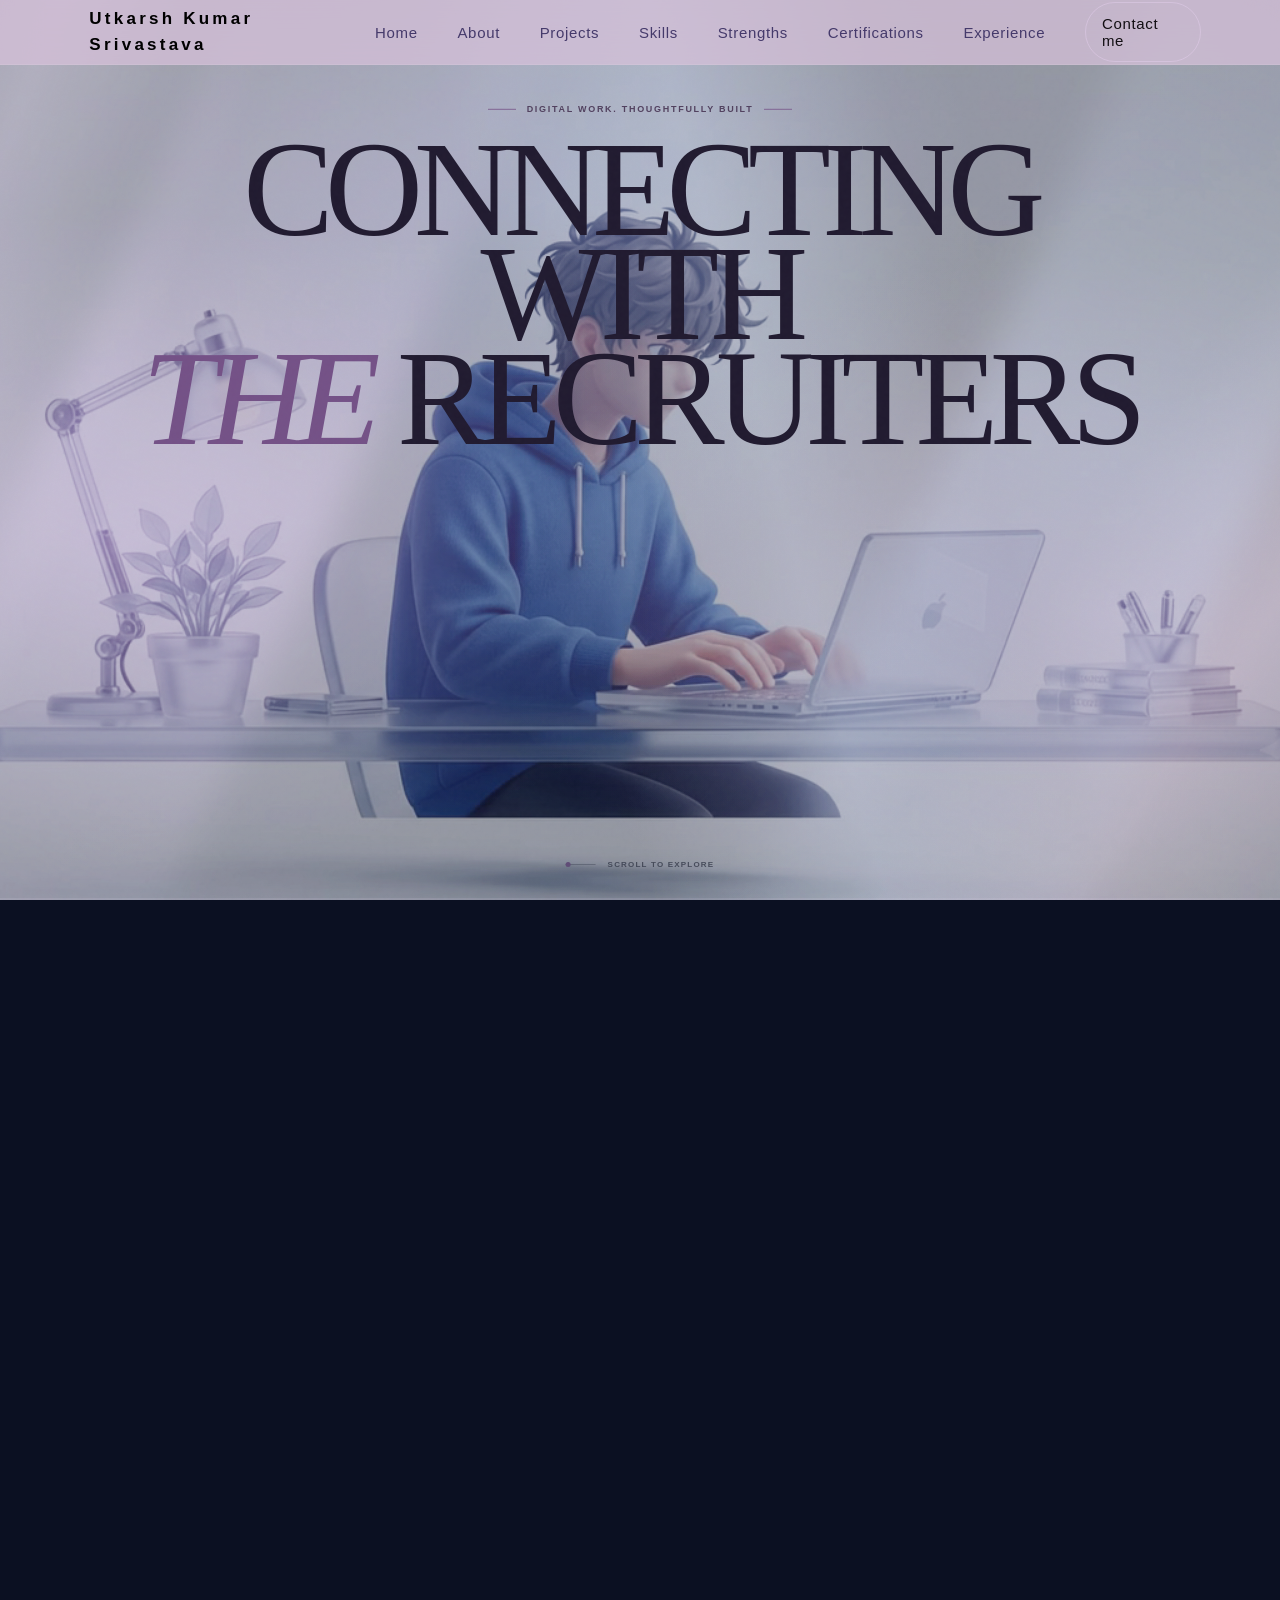
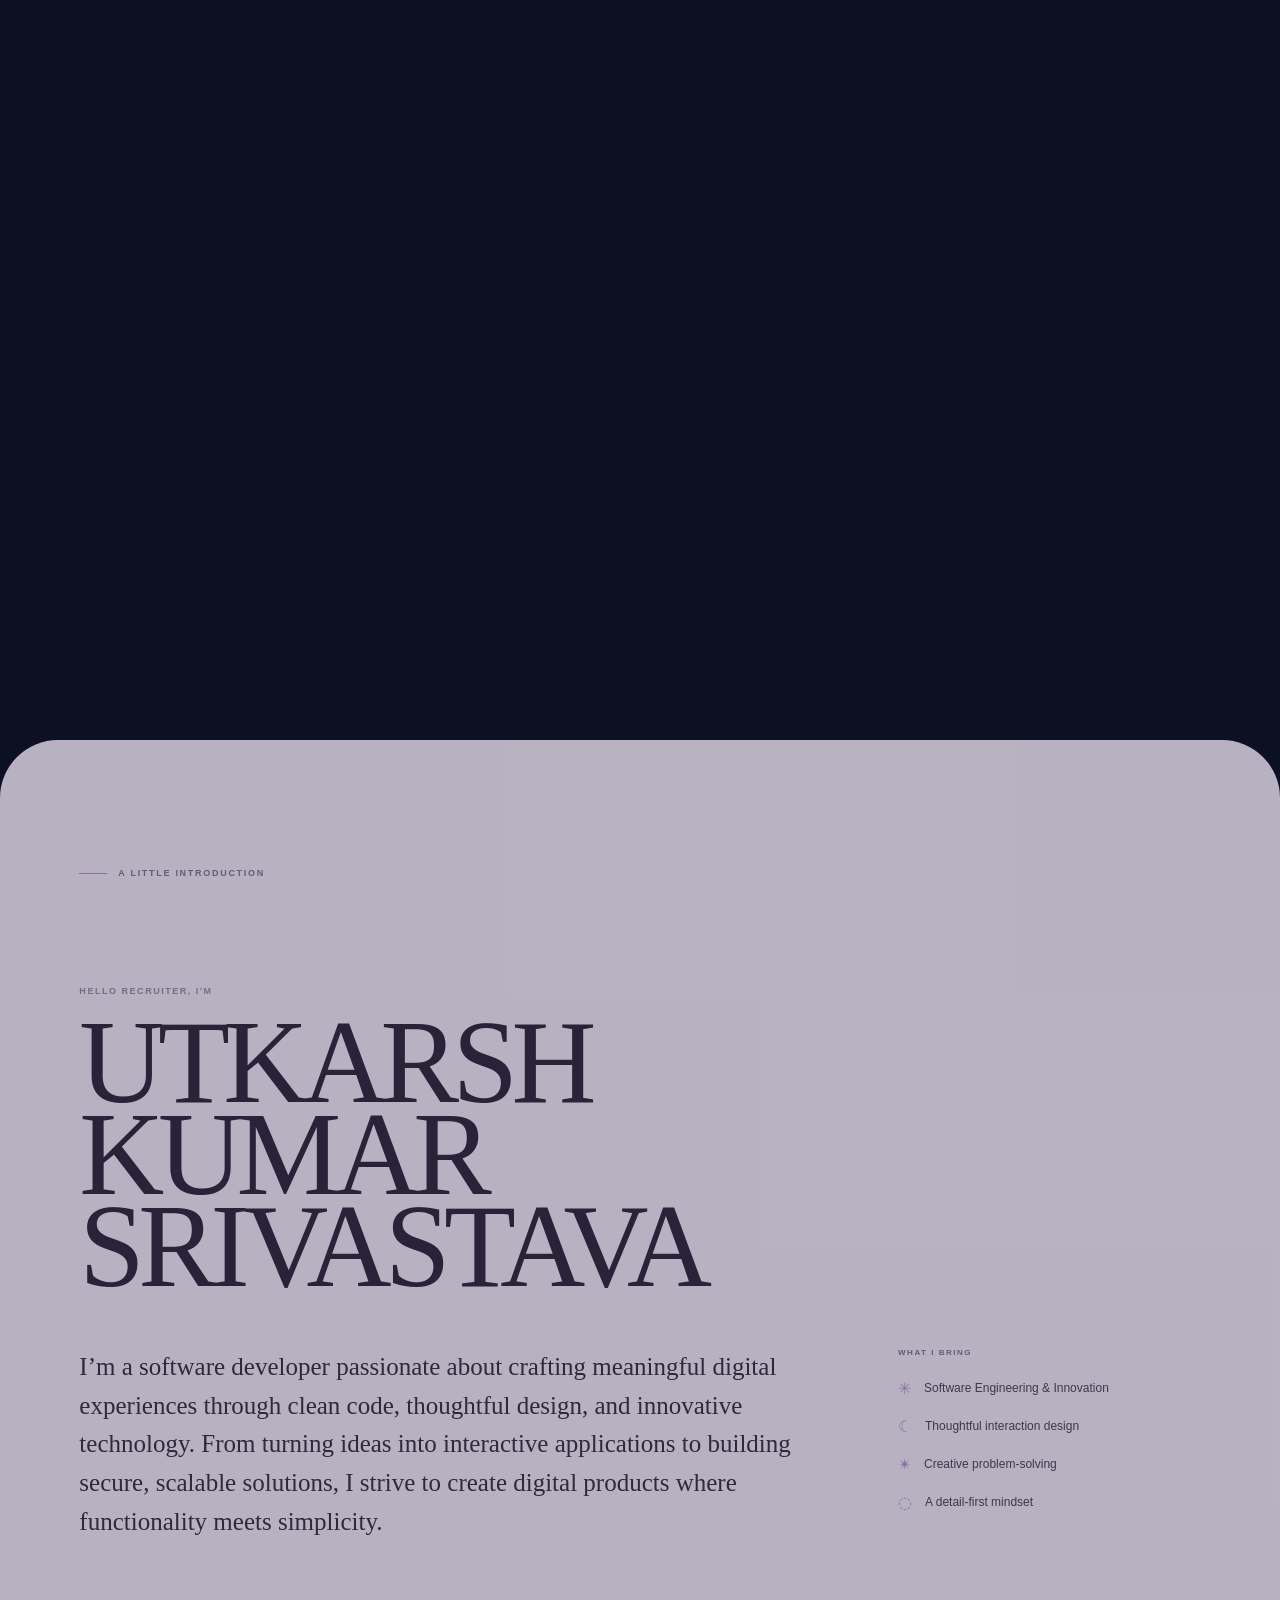
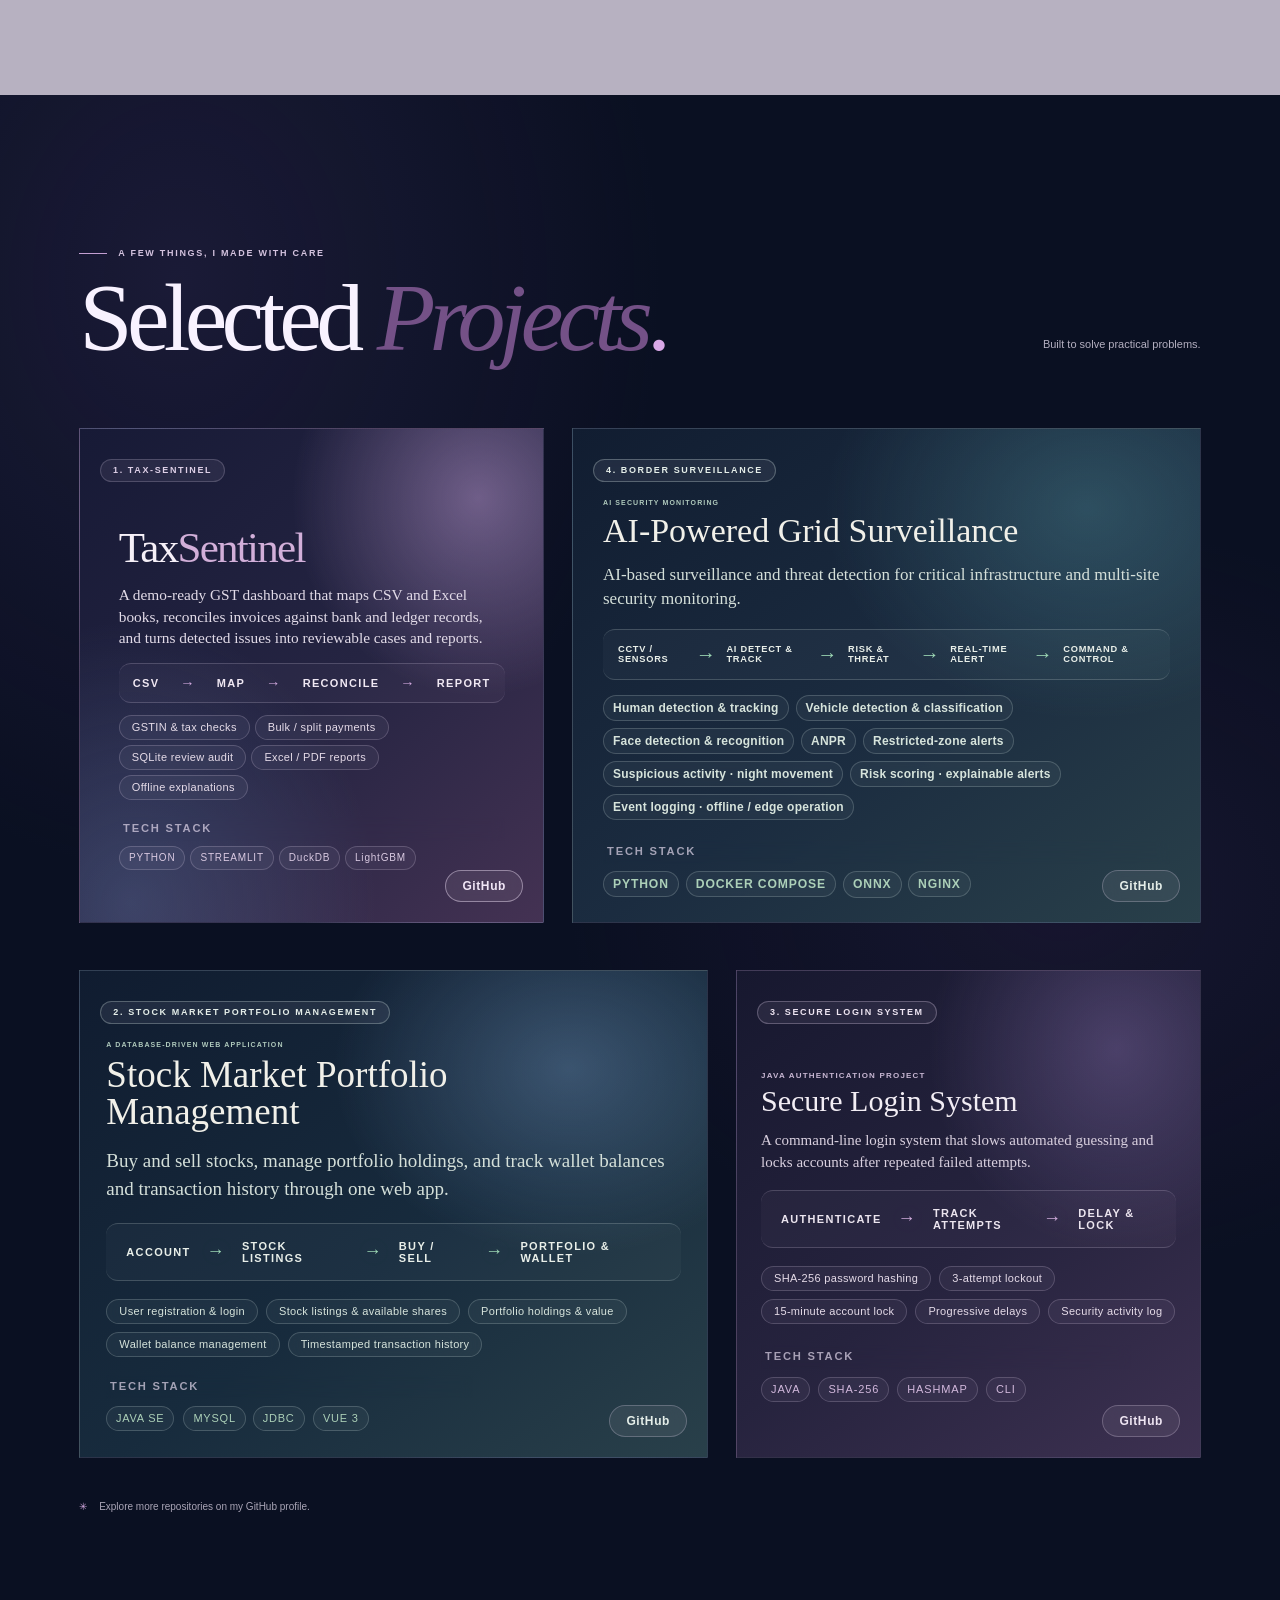
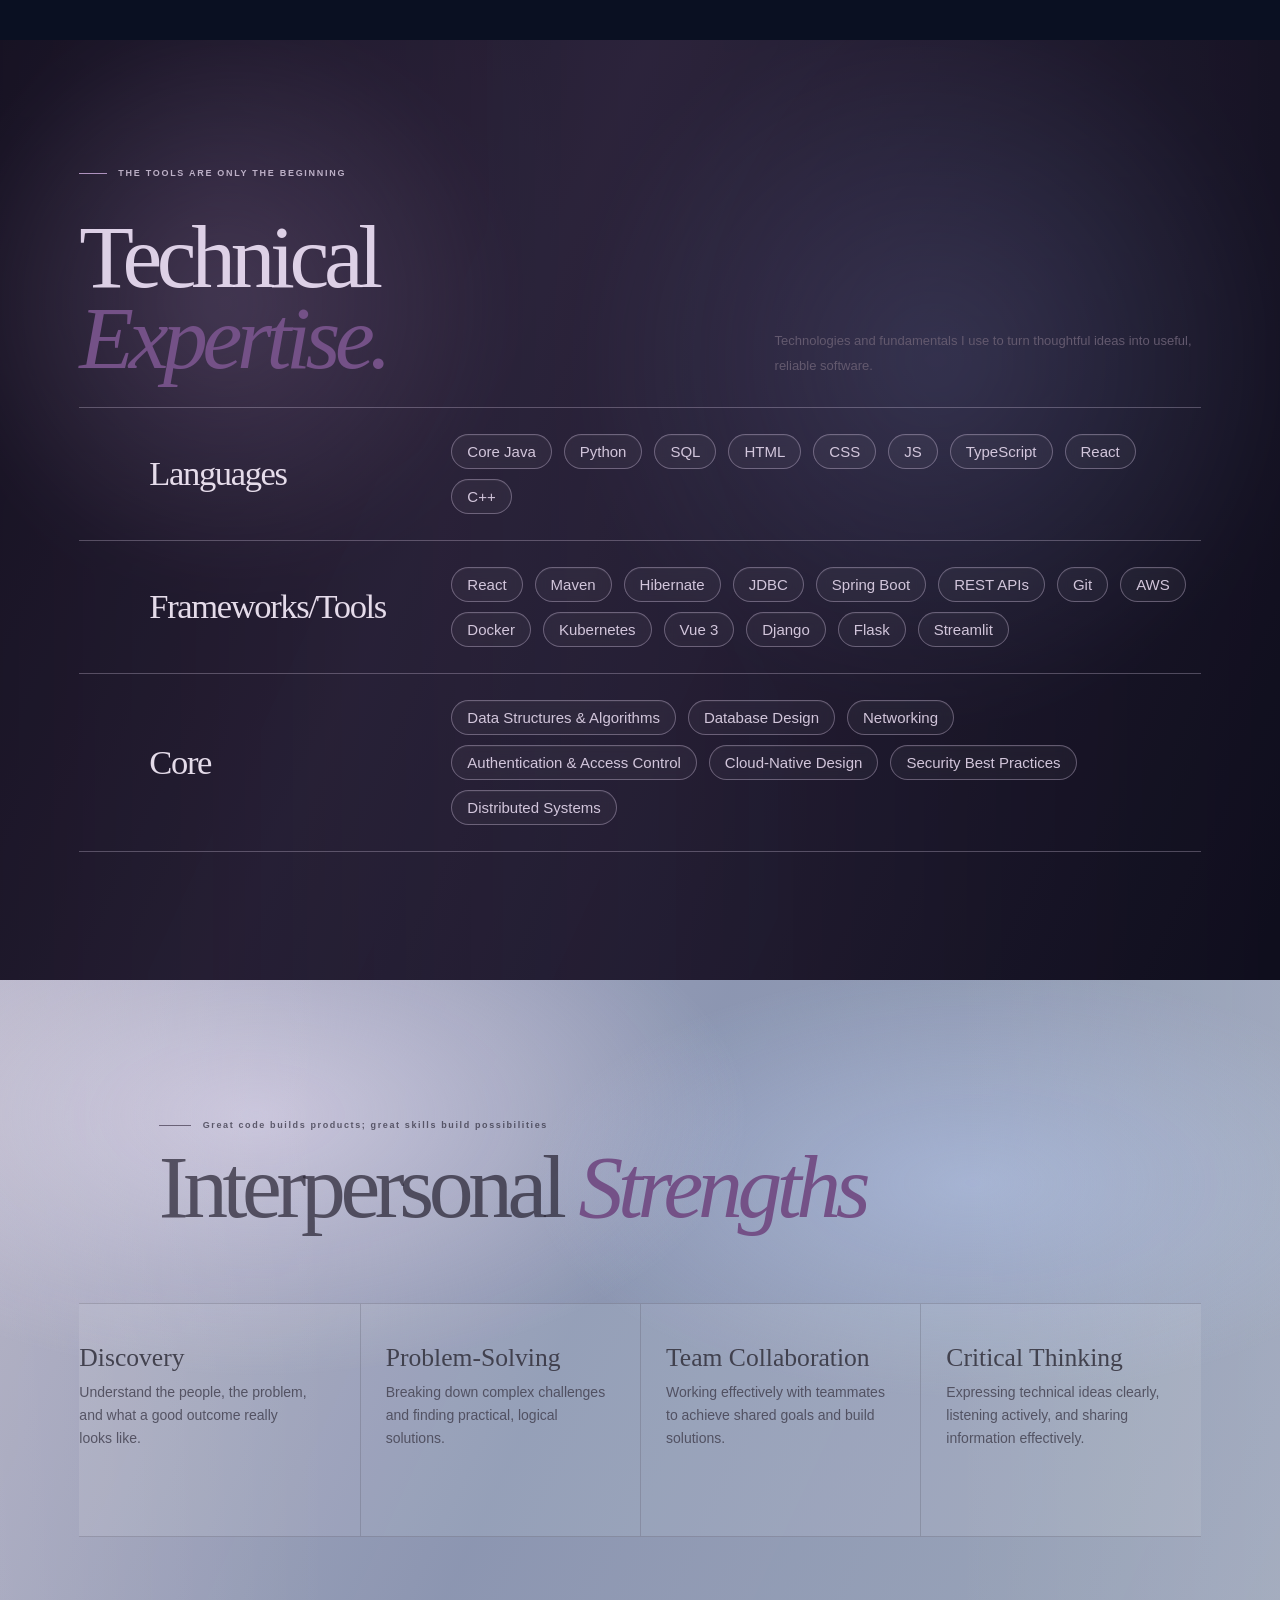
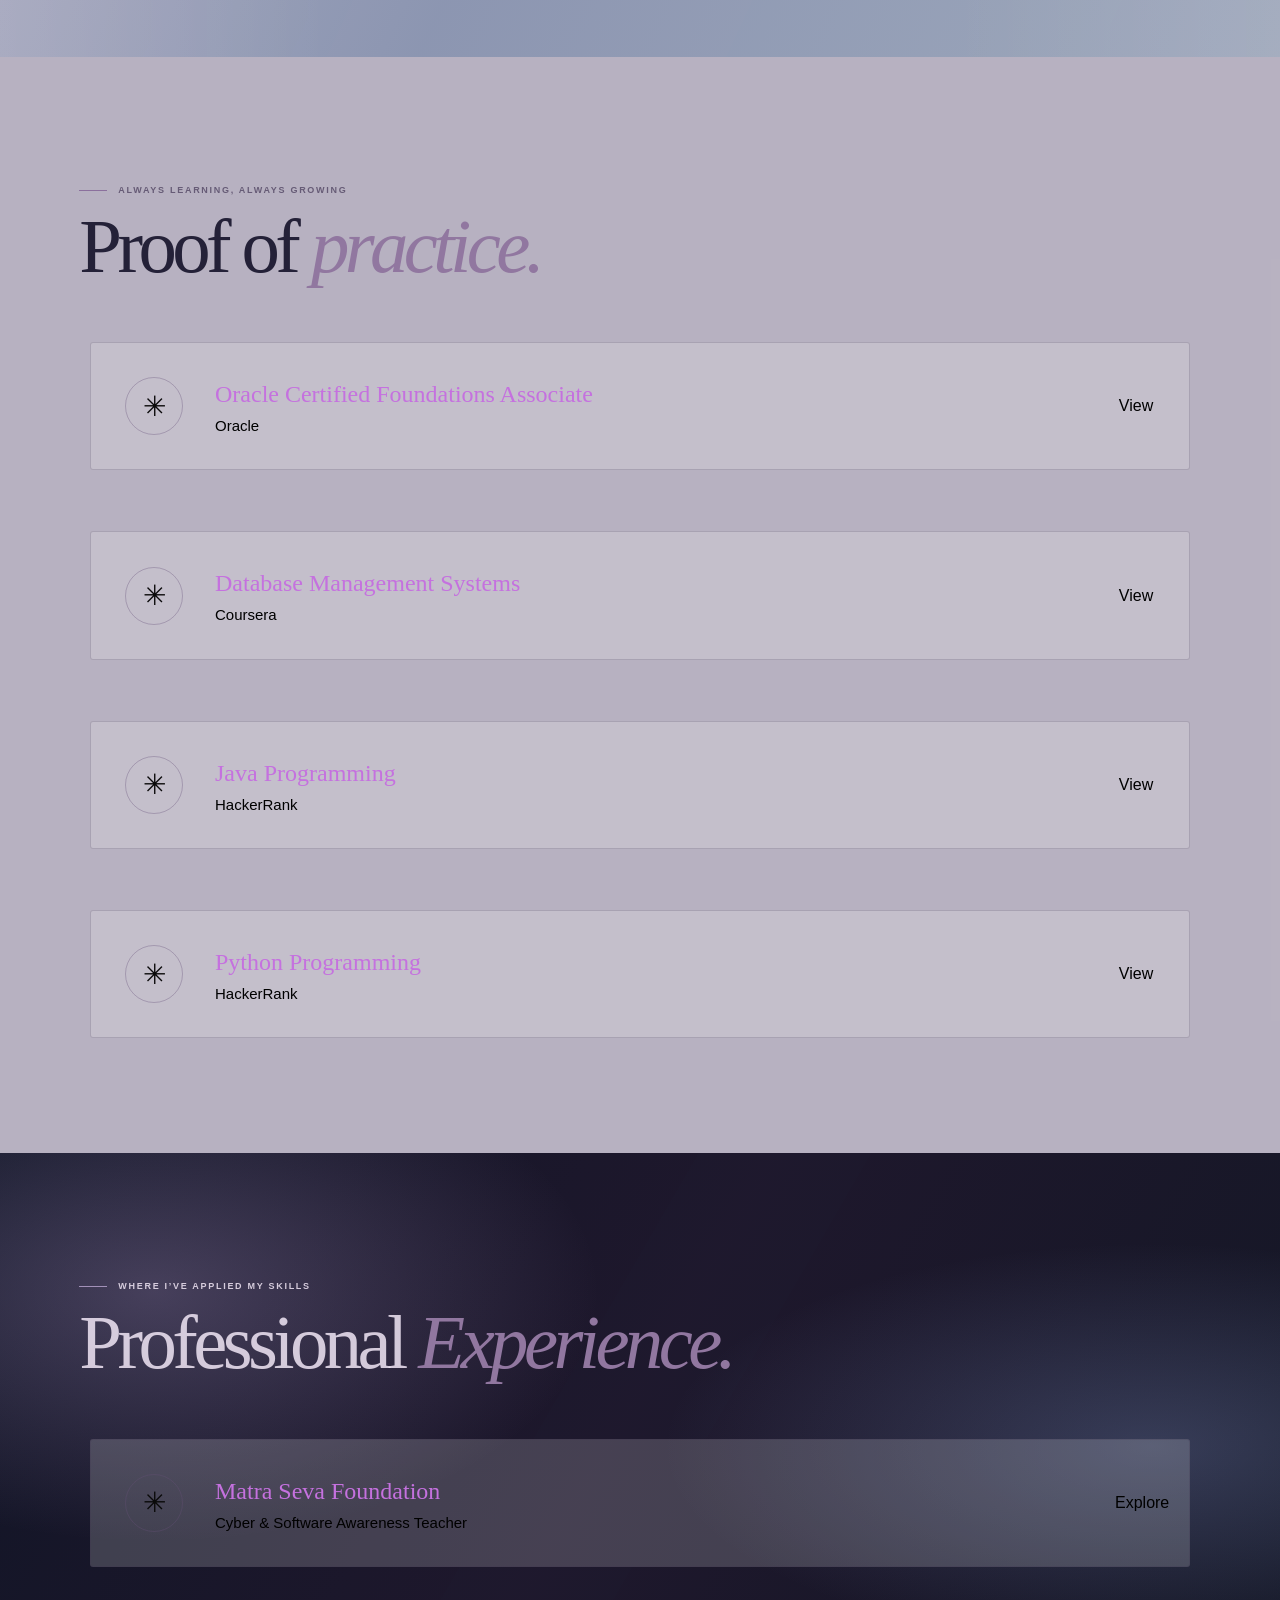
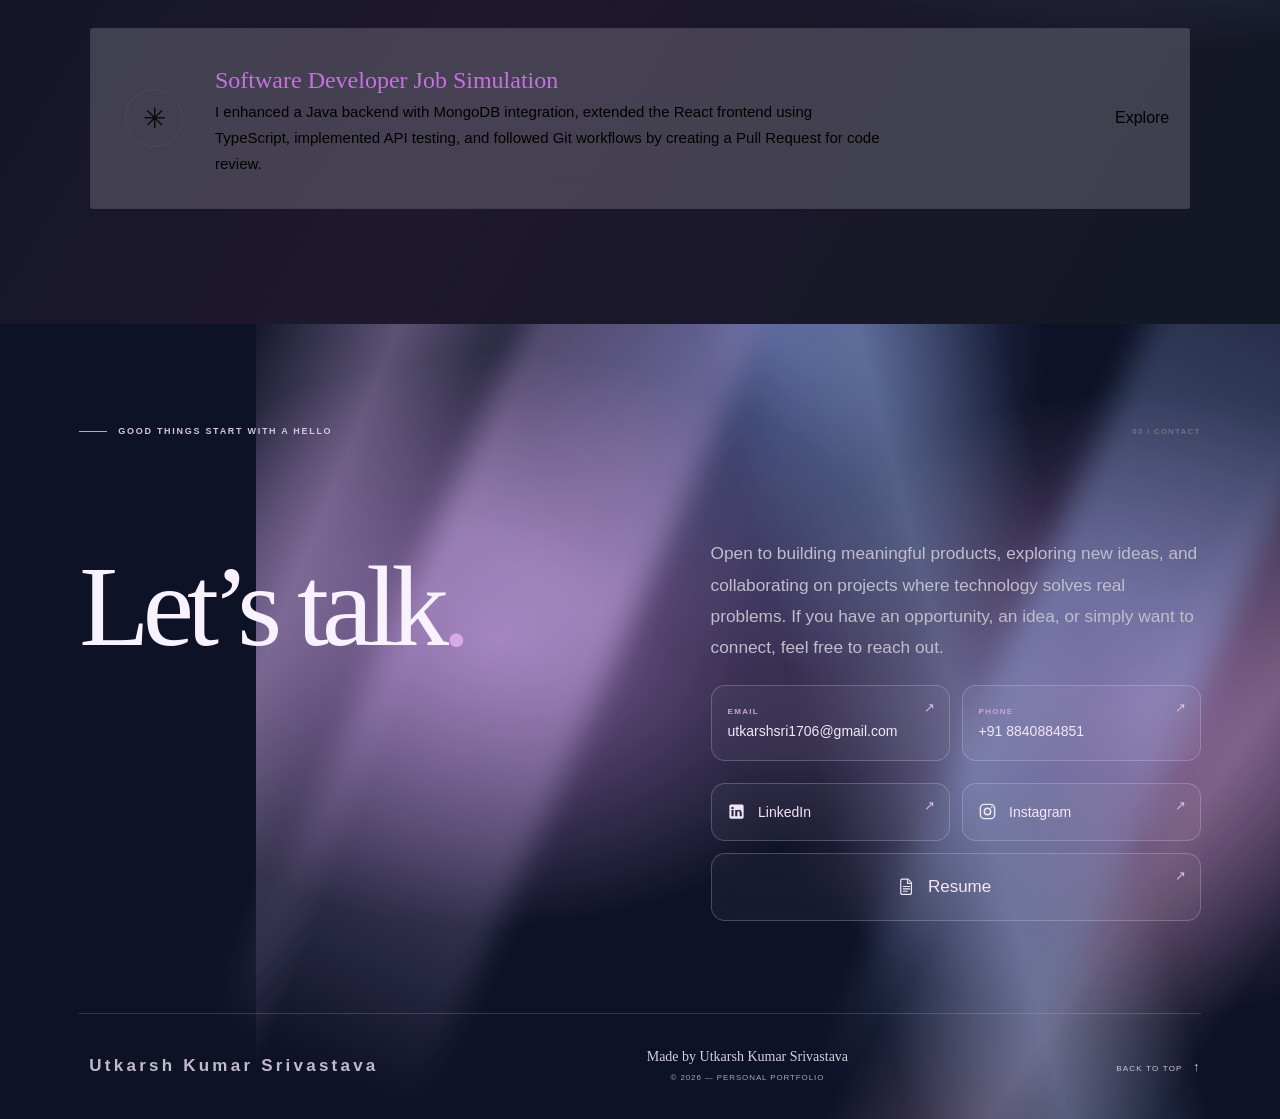
<file: index.html>
<!doctype html>
<html lang="en">
  <head>
    <meta charset="UTF-8">
    <meta name="viewport" content="width=device-width, initial-scale=1">
    <meta name="theme-color" content="#0b1022">
    <meta name="description" content="A thoughtful developer portfolio exploring the space between design and technology.">
    <title>Portfolio</title>
    <link rel="stylesheet" href="./styles.css">
    <script src="./script.js" defer></script>
  </head>
  <body>
    <div class="site-background" aria-hidden="true">
      <canvas class="scene__canvas"></canvas>
      <div class="site-background__aurora"></div>
      <div class="scene__progress"><span class="scene__progress-value"></span></div>
    </div>
    <header class="site-header">
      <a class="wordmark" href="#home" aria-label="Portfolio home">
        <span class="wordmark__mark"><span></span></span>
        <span class="wordmark__name">Utkarsh Kumar Srivastava</span>
      </a>
      <nav class="site-nav" aria-label="Main navigation">
        <a href="#home">Home</a>
        <a href="#about">About</a>
        <a href="#work">Projects</a>
        <a href="#skills">Skills</a>
        <a href="#interpersonal-strengths">Strengths</a>
        <a href="#credentials">Certifications</a>
        <a href="#experience">Experience</a>
        <a class="site-nav__contact" href="#contact">Contact me <span aria-hidden="true"></span></a>
      </nav>
      <button class="menu-toggle" type="button" aria-expanded="false" aria-controls="mobile-navigation" aria-label="Open navigation">
        <span></span><span></span>
      </button>
    </header>

    <nav class="mobile-nav" id="mobile-navigation" aria-label="Mobile navigation" hidden>
      <a href="#home">Home</a>
      <a href="#about">About</a>
      <a href="#work">Projects</a>
      <a href="#skills">Skills</a>
      <a href="#skills">Strengths</a>
      <a href="#credentials">Credentials</a>
      <a href="#experience">Experience</a>
      <a href="#contact">Contact</a>
    </nav>

    <main>
      <section class="hero-story" id="home" aria-label="Introduction">
        <div class="hero-stage">
          <div class="hero-copy">
            <p class="eyebrow"><span class="eyebrow__line"></span> DIGITAL WORK. THOUGHTFULLY BUILT<span class="eyebrow__line"></span></p>
            <h1>CONNECTING <br>WITH<br><em>THE</em> RECRUITERS<span class="hero-copy__period"></span></h1>
          </div>
          <a class="scroll-cue" href="#about"><span class="scroll-cue__track"><i></i></span><span>SCROLL TO EXPLORE</span></a>
        </div>
      </section>

      <section class="about-section section-light" id="about">
        <div class="about-section__top">
          <p class="eyebrow eyebrow--dark"><span class="eyebrow__line"></span> A LITTLE INTRODUCTION</p>
          <span class="section-index"></span>
        </div>
        <div class="about-grid">
          <div class="about-heading">
            <span class="about-heading__overline">HELLO RECRUITER, I'M</span>
            <h2 class="about-name"><span>UTKARSH</span><span>KUMAR</span><span>SRIVASTAVA</span></h2>
          </div>
          <div class="about-copy">
            <p class="about-copy__lead">I’m a software developer passionate about crafting meaningful digital experiences through clean code, thoughtful design, and innovative technology. From turning ideas into interactive applications to building secure, scalable solutions, I strive to create digital products where functionality meets simplicity.</p>
          </div>
          <div class="about-services">
            <span class="eyebrow eyebrow--dark">WHAT I BRING</span>
            <ul>
              <li><span>✳</span> Software Engineering & Innovation</li>
              <li><span>☾</span> Thoughtful interaction design</li>
              <li><span>✴</span> Creative problem-solving</li>
              <li><span>◌</span> A detail-first mindset</li>
            </ul>
          </div>
         
        </div>
      </section>

      <section class="work-section section-dark" id="work">
        <div class="section-heading">
          <div>
            <p class="eyebrow"><span class="eyebrow__line"></span> A FEW THINGS, I MADE WITH CARE</p>
            <h2>Selected <em>Projects</em><span class="lavender-dot">.</span></h2>
          </div>
          <p class="section-heading__aside"><br>Built to solve practical problems.</p>
        </div>

        <div class="project-grid">
          <div class="project-row project-row--first">
          <a class="project-card" href="https://github.com/Utkarsh172006/TaxSentinel-ps_2" target="_blank" rel="noreferrer" aria-label="View Tax-Sentinel on GitHub">
            <div class="project-art project-art--tax-sentinel">
              <span class="project-art__label">1. TAX-SENTINEL</span>
              <div class="tax-sentinel-overview">
                <div class="tax-sentinel-heading">
                  <div>
                    <h3>Tax<span>Sentinel</span></h3>
                  </div>
                </div>
                <p class="tax-sentinel-summary">A demo-ready GST dashboard that maps CSV and Excel books, reconciles invoices against bank and ledger records, and turns detected issues into reviewable cases and reports.</p>
                <div class="tax-sentinel-flow" aria-label="CSV, map, reconcile, report">
                  <span>CSV</span><i>→</i><span>MAP</span><i>→</i><span>RECONCILE</span><i>→</i><span>REPORT</span>
                </div>
                <div class="tax-sentinel-capabilities">
                  <span>GSTIN &amp; tax checks</span>
                  <span>Bulk / split payments</span>
                  <span>SQLite review audit</span>
                  <span>Excel / PDF reports</span>
                  <span>Offline explanations</span>
                </div>
                <div class="tax-sentinel-stack">
                  <span class="project-tech-label">TECH STACK</span>
                  <span>PYTHON</span><span>STREAMLIT</span><span>DuckDB</span><span>LightGBM</span>
                </div>
              </div>
              <span class="project-art__arrow" aria-hidden="true">GitHub</span>
            </div>
          </a>

          <a class="project-card" href="https://github.com/manyaruhela2005-bit/Border-Surveillance" target="_blank" rel="noreferrer" aria-label="View Border Surveillance on GitHub">
            <div class="project-art project-art--border-surveillance">
              <span class="project-art__label">4. BORDER SURVEILLANCE</span>
              <div class="border-surveillance-overview">
                <div class="border-surveillance-heading">
                  <div>
                    <span class="border-surveillance-kicker">AI SECURITY MONITORING</span>
                    <h3>AI-Powered Grid Surveillance</h3>
                  </div>
                </div>
                <p class="border-surveillance-summary">AI-based surveillance and threat detection for critical infrastructure and multi-site security monitoring.</p>
                <div class="border-surveillance-flow" aria-label="CCTV and sensors, AI detection and tracking, risk scoring, threat classification, real-time alert, command and control, incident logging and replay">
                  <span>CCTV / SENSORS</span><i>→</i>
                  <span>AI DETECT &amp; TRACK</span><i>→</i>
                  <span>RISK &amp; THREAT</span><i>→</i>
                  <span>REAL-TIME ALERT</span><i>→</i>
                  <span>COMMAND &amp; CONTROL</span>
                </div>
                <div class="border-surveillance-features">
                  <span>Human detection &amp; tracking</span>
                  <span>Vehicle detection &amp; classification</span>
                  <span>Face detection &amp; recognition</span>
                  <span>ANPR</span>
                  <span>Restricted-zone alerts</span>
                  <span>Suspicious activity · night movement</span>
                  <span>Risk scoring · explainable alerts</span>
                  <span>Event logging · offline / edge operation</span>
                </div>
                <div class="border-surveillance-stack">
                  <span class="project-tech-label">TECH STACK</span>
                  <span>PYTHON</span><span>DOCKER COMPOSE</span><span>ONNX</span><span>NGINX</span>
                </div>
              </div>
              <span class="project-art__arrow" aria-hidden="true">GitHub</span>
            </div>
          </a>
          </div>

          <div class="project-row project-row--second">
          <a class="project-card" href="https://github.com/Utkarsh172006/DBMS_StockMarket" target="_blank" rel="noreferrer" aria-label="View Stock Market Portfolio Management System on GitHub">
            <div class="project-art project-art--stock-market">
              <span class="project-art__label">2. STOCK MARKET PORTFOLIO MANAGEMENT</span>
              <div class="stock-portfolio-overview">
                <div class="stock-portfolio-heading">
                  <div>
                    <span class="stock-portfolio-kicker">A DATABASE-DRIVEN WEB APPLICATION</span>
                    <h3>Stock Market Portfolio <br>Management</h3>
                  </div>
                </div>
                <p class="stock-portfolio-summary">Buy and sell stocks, manage portfolio holdings, and track wallet balances and transaction history through one web app.</p>
                <div class="stock-portfolio-flow" aria-label="User account, stock listings, buy and sell transactions, portfolio and wallet">
                  <span>ACCOUNT</span><i>→</i>
                  <span>STOCK LISTINGS</span><i>→</i>
                  <span>BUY / SELL</span><i>→</i>
                  <span>PORTFOLIO &amp; WALLET</span>
                </div>
                <div class="stock-portfolio-features">
                  <span>User registration &amp; login</span>
                  <span>Stock listings &amp; available shares</span>
                  <span>Portfolio holdings &amp; value</span>
                  <span>Wallet balance management</span>
                  <span>Timestamped transaction history</span>
                </div>
                <div class="stock-portfolio-footer">
                  <div class="stock-portfolio-stack">
                    <span class="project-tech-label">TECH STACK</span>
                    <span>JAVA SE</span><span>MYSQL</span><span>JDBC</span><span>VUE 3</span>
                  </div>
                  <span class="stock-portfolio-note"></span>
                </div>
              </div>
              <span class="project-art__arrow" aria-hidden="true">GitHub</span>
            </div>
          </a>

          <a class="project-card" href="https://github.com/Utkarsh172006/Secure_Login_System" target="_blank" rel="noreferrer" aria-label="View Secure Login System on GitHub">
            <div class="project-art project-art--login-system">
              <span class="project-art__label">3. Secure Login System</span>
              <div class="login-system-overview">
                <div class="login-system-heading">
                  <div>
                    <span class="login-system-kicker">JAVA AUTHENTICATION PROJECT</span>
                    <h3>Secure Login System</h3>
                  </div>
                </div>
                <p class="login-system-summary">A command-line login system that slows automated guessing and locks accounts after repeated failed attempts.</p>
                <div class="login-system-flow" aria-label="Authenticate, track attempts, apply delays, lock account">
                  <span>AUTHENTICATE</span><i>→</i>
                  <span>TRACK ATTEMPTS</span><i>→</i>
                  <span>DELAY &amp; LOCK</span>
                </div>
                <div class="login-system-features">
                  <span>SHA-256 password hashing</span>
                  <span>3-attempt lockout</span>
                  <span>15-minute account lock</span>
                  <span>Progressive delays</span>
                  <span>Security activity log</span>
                </div>
                <div class="login-system-footer">
                  <div class="login-system-stack">
                    <span class="project-tech-label">TECH STACK</span>
                    <span>JAVA</span><span>SHA-256</span><span>HASHMAP</span><span>CLI</span>
                  </div>
                </div>
              </div>
              <span class="project-art__arrow" aria-hidden="true">GitHub</span>
            </div>
          </a>
          </div>
        </div>
        <p class="project-note"><span>✳</span> Explore more repositories on my GitHub profile.</p>
      </section>

      <section class="skills-section section-lavender" id="skills">
        <div class="skills-intro">
          <p class="eyebrow"><span class="eyebrow__line"></span> THE TOOLS ARE ONLY THE BEGINNING</p>
          <h2 class="skills-title">Technical <span><em>Expertise.</em></span></h2>
          <p class="skills-summary">Technologies and fundamentals I use to turn thoughtful ideas into useful, reliable software.</p>
        </div>
        <div class="skills-content">
          <article class="skill-group">
            <span class="skill-group__number"></span>
            <div class="skill-group__content">
              <h3>Languages</h3>
              <ul class="skill-list">
                <li>Core Java</li>
                <li>Python</li>
                <li>SQL</li>
                <li>HTML</li>
                <li>CSS</li>
                <li>JS</li>
                <li>TypeScript</li>
                <li>React</li>
                <li>C++</li>
              </ul>
            </div>
          </article>
          <article class="skill-group">
            <span class="skill-group__number"></span>
            <div class="skill-group__content">
              <h3>Frameworks/Tools</h3>
              <ul class="skill-list">
                <li>React</li>
                <li>Maven</li>
                <li>Hibernate</li>
                <li>JDBC</li>
                <li>Spring Boot</li>
                <li>REST APIs</li>
                <li>Git</li>
                <li>AWS</li>
                <li>Docker</li>
                <li>Kubernetes</li>
                <li>Vue 3</li>
                <li>Django</li>
                <li>Flask</li>
                <li>Streamlit</li>
              </ul>
            </div>
          </article>
          <article class="skill-group">
            <span class="skill-group__number"></span>
            <div class="skill-group__content">
              <h3>Core</h3>
              <ul class="skill-list">
                <li>Data Structures &amp; Algorithms</li>
                <li>Database Design</li>
                <li>Networking</li>
                <li>Authentication &amp; Access Control</li>
                <li>Cloud-Native Design</li>
                <li>Security Best Practices</li>
                <li>Distributed Systems</li>
              </ul>
            </div>
          </article>
        </div>
      </section>

      

      <section class="process-section interpersonal-section section-dark" id="interpersonal-strengths">
        <div class="process-header interpersonal-header">
          <div>
            <p class="eyebrow"><span class="eyebrow__line"></span> Great code builds products; great skills build possibilities</p>
            <h2 class="interpersonal-title">Interpersonal <em>Strengths</em></h2>
          </div>
        </div>
        <div class="process-steps interpersonal-steps">
          <article>
            <h3>Discovery</h3>
            <p>Understand the people, the problem, and what a good outcome really looks like.</p>
          </article>
          <article>
            <h3>Problem-Solving</h3>
            <p>Breaking down complex challenges and finding practical, logical solutions.</p>
          </article>
          <article>
            <h3>Team Collaboration</h3>
            <p>Working effectively with teammates to achieve shared goals and build solutions.</p>
          </article>
          <article>
            <h3>Critical Thinking</h3>
            <p>Expressing technical ideas clearly, listening actively, and sharing information effectively.</p>
          </article>
        </div>
      </section>

      <section class="credentials-section section-light" id="credentials">
        <div class="credentials-heading">
          <div><p class="eyebrow eyebrow--dark"><span class="eyebrow__line"></span> ALWAYS LEARNING, ALWAYS GROWING</p><h2>Proof of <em>practice.</em></h2></div>
          <span class="section-index"></span>
        </div>
        <div class="credential-card">
          <div class="credential-card__seal" aria-hidden="true">✳</div>
          <div><span class="credential-card__label"></span><h3>Oracle Certified Foundations Associate</h3><p>Oracle</p></div>
          <a href="./certificate-details.html?certificate=oracle" aria-label="View Oracle Certified Foundations Associate certificate and learnings">View</a>
        </div>
        <div class="credential-card">
          <div class="credential-card__seal" aria-hidden="true">✳</div>
          <div><span class="credential-card__label"></span><h3>Database Management Systems</h3><p>Coursera</p></div>
          <a href="./certificate-details.html?certificate=database" aria-label="View Database Management Systems certificate and learnings">View</a>
        </div>
        <div class="credential-card">
          <div class="credential-card__seal" aria-hidden="true">✳</div>
          <div><span class="credential-card__label"></span><h3>Java Programming</h3><p>HackerRank</p></div>
          <a href="./certificate-details.html?certificate=java" aria-label="View Java Programming certificate and learnings">View</a>
        </div>
        <div class="credential-card">
          <div class="credential-card__seal" aria-hidden="true">✳</div>
          <div><span class="credential-card__label"></span><h3>Python Programming</h3><p>HackerRank</p></div>
          <a href="./certificate-details.html?certificate=python" aria-label="View Python Programming certificate and learnings">View</a>
        </div>
      </section>

      <section class="credentials-section section-light experience-section" id="experience">
        <div class="credentials-heading">
          <div><p class="eyebrow eyebrow--dark"><span class="eyebrow__line"></span> WHERE I’VE APPLIED MY SKILLS</p><h2>Professional <em>Experience.</em></h2></div>
          <span class="section-index"></span>
        </div>
        <div class="credential-card">
          <div class="credential-card__seal" aria-hidden="true">✳</div>
          <div><span class="credential-card__label"> </span><h3>Matra Seva Foundation</h3><p>Cyber & Software Awareness Teacher</p></div>
          <a href="./matra-seva-foundation.html" aria-label="Open Matra Seva Foundation experience">Explore</a>
        </div>
        <div class="credential-card">
          <div class="credential-card__seal" aria-hidden="true">✳</div>
          <div><span class="credential-card__label"></span><h3>Software Developer Job Simulation</h3><p>I enhanced a Java backend with MongoDB integration, extended the React frontend using TypeScript, implemented API testing, and followed Git workflows by creating a Pull Request for code review.</p></div>
          <a href="./software-developer-job-simulation.html" aria-label="Open Software Developer Job Simulation experience">Explore</a>
        </div>
      </section>

      <section class="contact-section section-dark" id="contact">
        <div class="contact-aurora" aria-hidden="true"></div>
        <div class="contact-top"><p class="eyebrow"><span class="eyebrow__line"></span> GOOD THINGS START WITH A HELLO</p><span class="section-index">03 / CONTACT</span></div>
        <div class="contact-main">
          <div class="contact-heading">
            <h2>Let’s talk<span class="lavender-dot">.</span></h2>
          </div>
          <div class="contact-details">
            <p class="contact-bio">Open to building meaningful products, exploring new ideas, and collaborating on projects where technology solves real problems. If you have an opportunity, an idea, or simply want to connect, feel free to reach out.</p>
            <div class="contact-methods">
              <a class="contact-method" href="mailto:utkarshsri1706@gmail.com">
                <span class="contact-method__label">EMAIL</span>
                <span class="contact-method__value">utkarshsri1706@gmail.com</span>
                <span class="contact-method__arrow" aria-hidden="true">↗</span>
              </a>
              <a class="contact-method" href="tel:+918840884851">
                <span class="contact-method__label">PHONE</span>
                <span class="contact-method__value">+91 8840884851</span>
                <span class="contact-method__arrow" aria-hidden="true">↗</span>
              </a>
            </div>
            <div class="contact-socials" aria-label="Social profiles">
              <a class="contact-social" href="https://www.linkedin.com/in/utkarsh-srivastava-17d/" target="_blank" rel="noreferrer" aria-label="LinkedIn profile (update this link)">
                <svg viewBox="0 0 24 24" aria-hidden="true"><path d="M19 3a2 2 0 0 1 2 2v14a2 2 0 0 1-2 2H5a2 2 0 0 1-2-2V5a2 2 0 0 1 2-2h14ZM8.34 10H5.67v8h2.67v-8ZM7 5.96a1.55 1.55 0 1 0 0 3.1 1.55 1.55 0 0 0 0-3.1ZM18.33 13.42c0-2.4-1.28-3.52-2.98-3.52a2.57 2.57 0 0 0-2.31 1.27V10h-2.66v8h2.66v-4.2c0-1.11.21-2.19 1.6-2.19 1.36 0 1.38 1.28 1.38 2.26V18h2.66v-4.58Z"/></svg>
                <span>LinkedIn</span><span class="contact-social__arrow" aria-hidden="true">↗</span>
              </a>
              <a class="contact-social" href="https://www.instagram.com/itz_utkarsh_1706/" target="_blank" rel="noreferrer" aria-label="Instagram profile (update this link)">
                <svg viewBox="0 0 24 24" aria-hidden="true"><rect x="3" y="3" width="18" height="18" rx="5"/><circle cx="12" cy="12" r="4"/><circle class="contact-social__dot" cx="17.5" cy="6.5" r="1"/></svg>
                <span>Instagram</span><span class="contact-social__arrow" aria-hidden="true">↗</span>
              </a>
              <a class="contact-social contact-social--resume" href="./Utkarsh_Kumar_Resume.pdf" target="_blank" rel="noreferrer" aria-label="Open resume PDF">
                <svg viewBox="0 0 24 24" aria-hidden="true"><path d="M6 2.75h8l4.25 4.3v13.2A1.75 1.75 0 0 1 16.5 22h-10A1.75 1.75 0 0 1 4.75 20.25V4.5A1.75 1.75 0 0 1 6.5 2.75H6Zm7.25 1.8V8h3.45M8 12h8M8 15h8M8 18h5" fill="none" stroke="currentColor" stroke-width="1.5" stroke-linecap="round" stroke-linejoin="round"/></svg>
                <span>Resume</span><span class="contact-social__arrow" aria-hidden="true">↗</span>
              </a>
            </div>
          </div>
        </div>
        <div class="contact-bottom">
          <a class="wordmark wordmark--footer" href="#home" aria-label="Back to top"><span class="wordmark__mark"><span></span></span><span class="wordmark__name">Utkarsh Kumar Srivastava</span></a>
          <p>Made by Utkarsh Kumar Srivastava<br><span>© <span id="current-year"></span> — PERSONAL PORTFOLIO</span></p>
          <a class="back-to-top" href="#home">BACK TO TOP <span>↑</span></a>
        </div>
      </section>
    </main>
  </body>
</html>
</file>
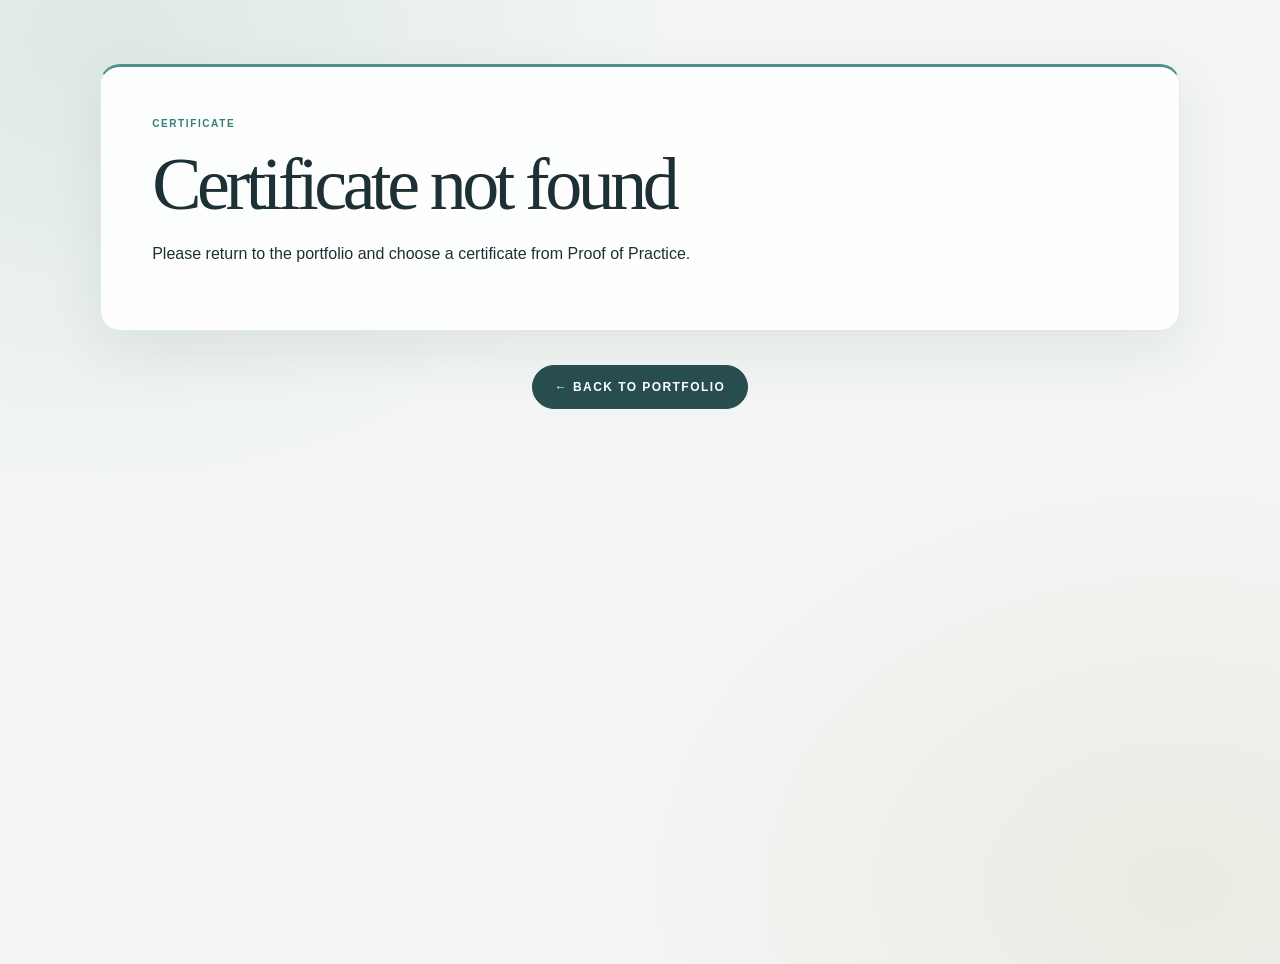
<file: certificate-details.html>
<!doctype html>
<html lang="en">
  <head>
    <meta charset="UTF-8">
    <meta name="viewport" content="width=device-width, initial-scale=1">
    <meta name="theme-color" content="#f2f5f3">
    <meta name="description" content="Certificate details and learning highlights.">
    <title>Certificate Details</title>
    <style>
      :root {
        --panel: rgba(255, 255, 255, 0.88);
        --panel-border: rgba(39, 67, 75, 0.12);
        --text: #1c3036;
        --muted: #52666b;
        --soft: #387b78;
      }

      * {
        box-sizing: border-box;
      }

      html {
        scroll-behavior: smooth;
      }

      body {
        min-height: 100vh;
        margin: 0;
        background:
          radial-gradient(ellipse at 8% 4%, rgba(113, 170, 158, 0.16), transparent 34%),
          radial-gradient(ellipse at 92% 92%, rgba(193, 165, 119, 0.13), transparent 32%),
          #f2f5f3;
        color: var(--text);
        font-family: "Segoe UI", sans-serif;
      }

      .certificate-page {
        width: min(1080px, calc(100% - 40px));
        margin: 64px auto 76px;
      }

      .learning-section,
      .certificate-section {
        position: relative;
        border: 1px solid var(--panel-border);
        border-radius: 20px;
        background: var(--panel);
        box-shadow: 0 20px 55px rgba(30, 57, 60, 0.08);
        backdrop-filter: blur(14px);
        -webkit-backdrop-filter: blur(14px);
      }

      .learning-section {
        padding: clamp(28px, 4vw, 52px);
        border-top: 3px solid #4e9188;
      }

      .section-eyebrow {
        margin: 0 0 18px;
        color: var(--soft);
        font-size: 10px;
        font-weight: 700;
        letter-spacing: 0.16em;
        text-transform: uppercase;
      }

      .learning-section h1 {
        margin: 0 0 24px;
        color: var(--text);
        font-family: "Iowan Old Style", "Baskerville", "Times New Roman", serif;
        font-size: clamp(42px, 6vw, 74px);
        font-weight: 500;
        letter-spacing: -0.06em;
        line-height: 1;
      }

      .learning-section ul {
        display: grid;
        gap: 12px;
        margin: 0;
        padding: 0;
        color: var(--muted);
        font-size: 16px;
        line-height: 1.7;
        list-style: none;
      }

      .learning-section li {
        padding: 13px 16px;
        border: 1px solid rgba(57, 113, 109, 0.12);
        border-radius: 10px;
        background: rgba(77, 143, 134, 0.055);
      }

      .certificate-section {
        margin-top: 34px;
        padding: clamp(24px, 3vw, 36px);
        background: rgba(255, 255, 255, 0.68);
      }

      .certificate-section h2 {
        margin: 0 0 22px;
        color: var(--text);
        font-family: "Iowan Old Style", "Baskerville", "Times New Roman", serif;
        font-size: clamp(28px, 4vw, 42px);
        font-weight: 500;
        letter-spacing: -0.04em;
      }

      .certificate-image {
        display: block;
        width: min(100%, 900px);
        margin: 0 auto;
        border: 1px solid rgba(39, 67, 75, 0.14);
        border-radius: 12px;
        box-shadow: 0 16px 38px rgba(30, 57, 60, 0.14);
      }

      .back-button {
        display: flex;
        width: fit-content;
        align-items: center;
        justify-content: center;
        margin: 34px auto 0;
        padding: 14px 22px;
        border: 1px solid #294e50;
        border-radius: 999px;
        background: #294e50;
        color: #ffffff;
        font-size: 12px;
        font-weight: 600;
        letter-spacing: 0.12em;
        text-decoration: none;
        text-transform: uppercase;
        transition: transform 180ms ease, background 180ms ease, border-color 180ms ease;
      }

      .back-button:hover,
      .back-button:focus-visible {
        transform: translateY(-1px);
        background: #376b68;
        border-color: #376b68;
        box-shadow: 0 8px 20px rgba(41, 78, 80, 0.18);
      }

      .reveal {
        opacity: 0;
        transform: translateY(42px);
        transition: opacity 0.8s ease, transform 0.8s ease;
      }

      .reveal.show {
        opacity: 1;
        transform: translateY(0);
      }

      @media (max-width: 600px) {
        .certificate-page {
          margin-top: 28px;
        }

        .learning-section ul {
          font-size: 15px;
        }
      }
    </style>
  </head>
  <body>
    <main class="certificate-page">
      <section class="learning-section reveal" aria-labelledby="certificate-title">
        <p class="section-eyebrow">Certificate Learnings</p>
        <h1 id="certificate-title"></h1>
        <ul id="learning-points"></ul>
      </section>

      <section class="certificate-section reveal" aria-labelledby="certificate-image-title">
        <p class="section-eyebrow">Certificate</p>
        <h2 id="certificate-image-title"></h2>
        <img class="certificate-image" id="certificate-image" alt="">
      </section>

      <a class="back-button" href="./index.html#credentials" aria-label="Back to Portfolio Proof of Practice section">&larr; Back to Portfolio</a>
    </main>

    <script>
      const certificates = {
        oracle: {
          title: 'Oracle Certified Foundations Associate',
          image: './Oracle.png',
          imageAlt: 'Oracle Cloud Infrastructure 2025 Certified AI Foundations Associate certificate',
          learnings: [
            'Earned the Oracle Cloud Infrastructure 2025 Certified AI Foundations Associate credential.',
            'Gained foundational knowledge of Oracle Cloud Infrastructure (OCI), cloud computing, networking, compute, storage, identity and access management, security, and cloud cost management.'
          ]
        },
        database: {
          title: 'Database Management Systems',
          image: './Database.png',
          imageAlt: 'Scaler Topics certificate for DBMS Course - Master the Fundamentals and Advanced Concepts',
          learnings: [
            'Completed Scaler Topics’ DBMS Course: Master the Fundamentals and Advanced Concepts.',
            'Gained knowledge of database design, SQL, ER modeling, normalization, transactions, ACID properties, indexing, concurrency control, and efficient data management.'
          ]
        },
        java: {
          title: 'Java Programming',
          image: './Java.png',
          imageAlt: 'HackerRank Java Basic skill certification certificate',
          learnings: [
            'Passed the HackerRank Java (Basic) skill certification test.',
            'Gained foundational knowledge of Java programming, object-oriented programming (OOP), data types, control structures, arrays, strings, collections, and exception handling.'
          ]
        },
        python: {
          title: 'Python Programming',
          image: './Python.png',
          imageAlt: 'HackerRank Python Basic skill certification certificate',
          learnings: [
            'Passed the HackerRank Python (Basic) skill certification test.',
            'Gained practical knowledge of Python programming, object-oriented concepts, data structures, exception handling, and data manipulation and numerical computing using Pandas and NumPy.'
          ]
        }
      };

      const certificateKey = new URLSearchParams(window.location.search).get('certificate');
      const certificate = certificates[certificateKey];

      if (!certificate) {
        document.querySelector('.certificate-page').innerHTML =
          '<section class="learning-section"><p class="section-eyebrow">Certificate</p><h1>Certificate not found</h1><p>Please return to the portfolio and choose a certificate from Proof of Practice.</p></section><a class="back-button" href="./index.html#credentials">← Back to Portfolio</a>';
      } else {
        document.title = `${certificate.title} | Certificate`;
        document.querySelector('#certificate-title').textContent = certificate.title;
        document.querySelector('#certificate-image-title').textContent = certificate.title;

        const certificateImage = document.querySelector('#certificate-image');
        certificateImage.src = certificate.image;
        certificateImage.alt = certificate.imageAlt;

        const learningPoints = document.querySelector('#learning-points');
        certificate.learnings.forEach((learning) => {
          const point = document.createElement('li');
          point.textContent = learning;
          learningPoints.append(point);
        });

        const revealItems = document.querySelectorAll('.reveal');
        const revealObserver = new IntersectionObserver((entries, observer) => {
          entries.forEach((entry) => {
            if (entry.isIntersecting) {
              entry.target.classList.add('show');
              observer.unobserve(entry.target);
            }
          });
        }, {
          threshold: 0.14,
          rootMargin: '0px 0px -10% 0px'
        });

        revealItems.forEach((item) => revealObserver.observe(item));
      }
    </script>
  </body>
</html>
</file>
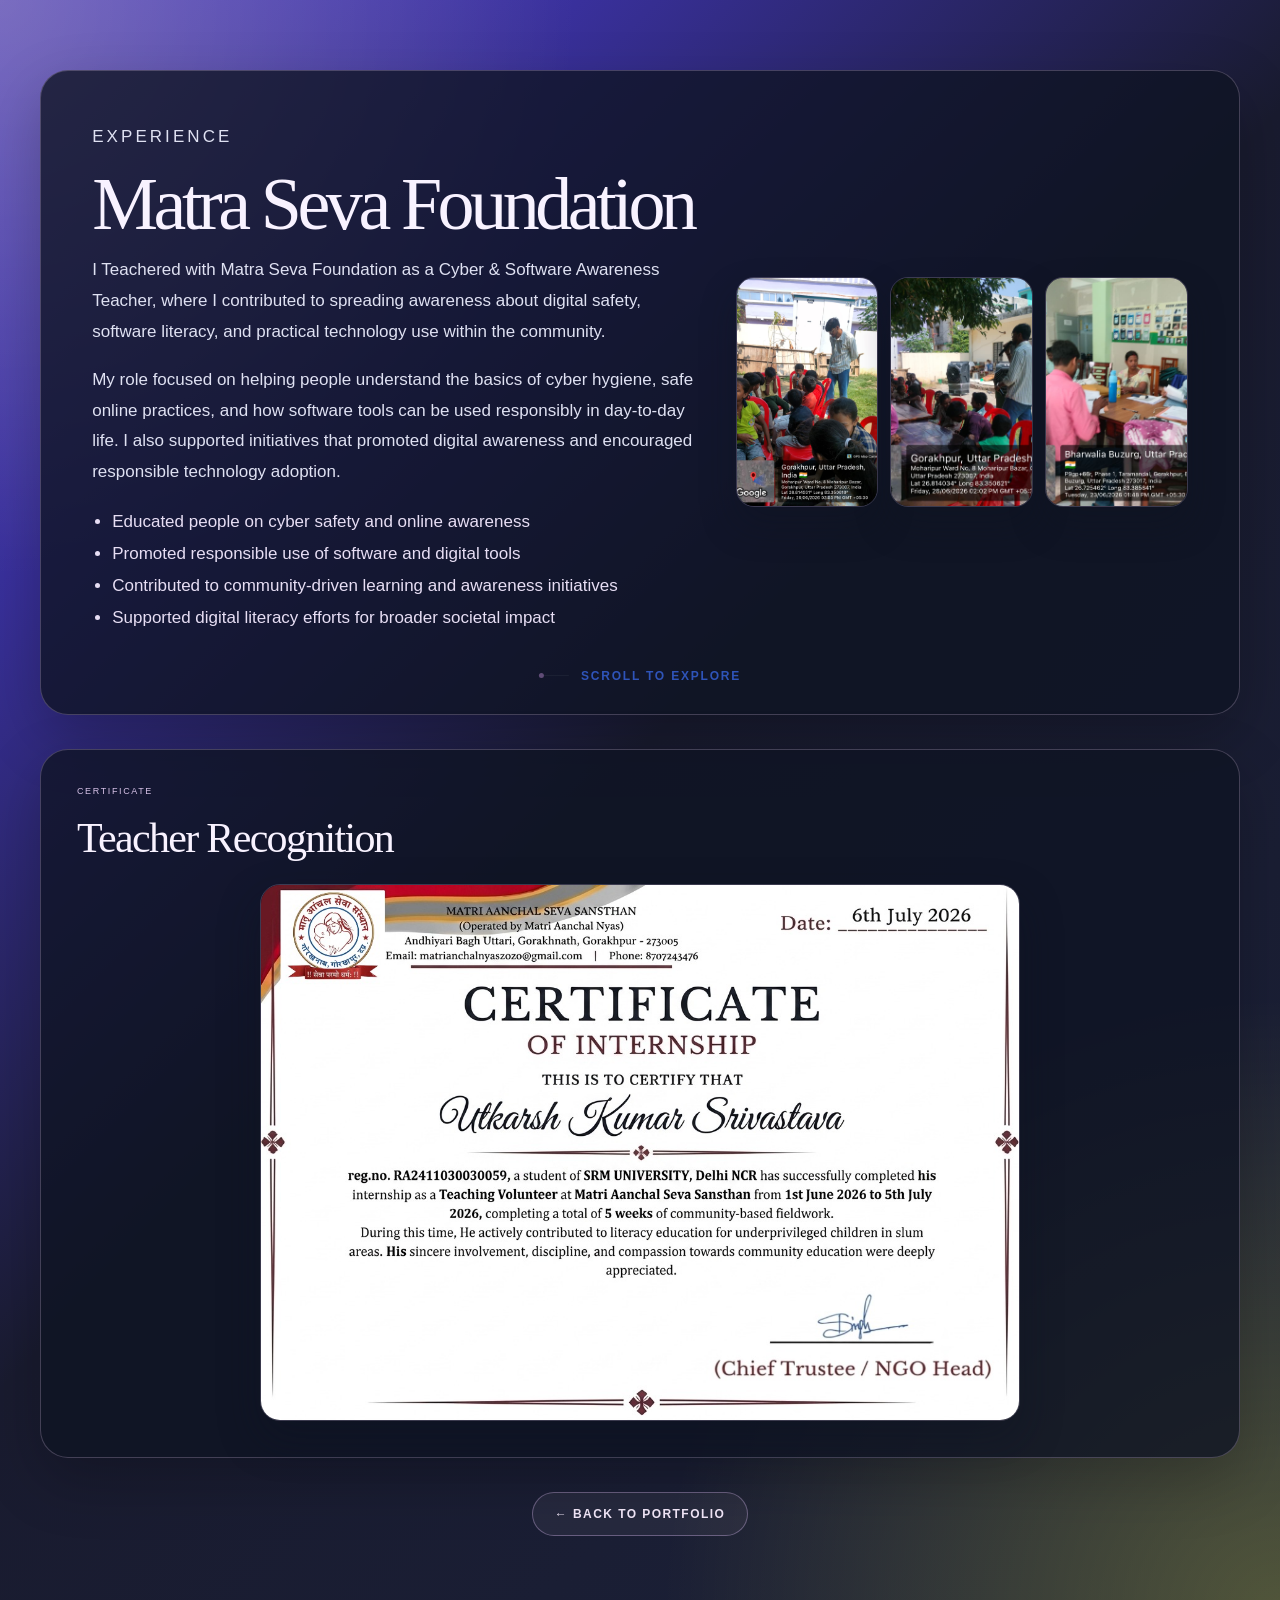
<file: matra-seva-foundation.html>
<!doctype html>
<html lang="en">
  <head>
    <meta charset="UTF-8">
    <meta name="viewport" content="width=device-width, initial-scale=1">
    <meta name="theme-color" content="#0b1022">
    <title>Matra Seva Foundation</title>
    <style>
      :root {
        --page-bg-1: #0f1630;
        --page-bg-2: #1d2541;
        --panel: rgba(15, 20, 35, 0.78);
        --panel-border: rgba(228, 206, 239, 0.24);
        --text: #f8f2ff;
        --muted: #dfe1f2;
        --soft: #d7c2e7;
        --glow: rgba(212, 182, 235, 0.32);
      }

      * {
        box-sizing: border-box;
      }

      html {
        scroll-behavior: smooth;
      }

      body {
        margin: 0;
        min-height: 100vh;
        background:
          radial-gradient(circle at top left, rgba(255, 255, 63, 0.24), transparent 28%),
          radial-gradient(circle at bottom right, rgba(255, 255, 63, 0.24), transparent 30%),
          linear-gradient(135deg, #503fe9, #191b2f 48%, #1b2139);
        color: var(--text);
        font-family: "Segoe UI", sans-serif;
      }

      .matra-page {
        width: min(1200px, calc(100% - 36px));
        margin: 70px auto 80px;
      }

      .experience-detail,
      .certificate-section {
        position: relative;
        border: 1px solid var(--panel-border);
        border-radius: 28px;
        background: var(--panel);
        box-shadow: 0 22px 60px rgba(0, 0, 0, 0.22);
      }

      .experience-detail {
        padding: clamp(28px, 4vw, 52px);
      }

      .experience-layout {
        display: grid;
        grid-template-columns: minmax(0, 1.15fr) minmax(260px, 0.85fr);
        gap: 32px;
        align-items: center;
      }

      .experience-detail__eyebrow,
      .certificate-label {
        margin: 0 0 18px;
        color: var(--soft);
        font-size: 9px;
        letter-spacing: 0.18em;
        text-transform: uppercase;
      }

      .experience-detail h1 {
        margin: 0 0 18px;
        color: var(--text);
        font-family: "Iowan Old Style", "Baskerville", "Times New Roman", serif;
        font-size: clamp(42px, 6vw, 74px);
        font-weight: 400;
        letter-spacing: -0.06em;
        line-height: 0.9;
      }

      .experience-detail p {
        margin: 0 0 18px;
        color: var(--muted);
        font-size: 17px;
        line-height: 1.8;
      }

      .experience-detail ul {
        margin: 0 0 28px;
        padding-left: 20px;
        color: #e7def4;
        font-size: 17px;
        line-height: 1.9;
      }

      .experience-gallery {
        display: flex;
        justify-content: center;
      }
      
      .scroll-cue {
        position: absolute;
        z-index: 5;
        left: 50%;
        bottom: 31px;
        display: flex;
        align-items: center;
        gap: 12px;
        color: rgba(57, 104, 231, 0.76);
        font-size: 12px;
        font-weight: 600;
        letter-spacing: 0.15em;
        transform: translateX(-50%);
      }

      .scroll-cue__track {
        position: relative;
        display: inline-block;
        width: 30px;
        height: 1px;
        background: rgb(47 53 69 / 35%);
      }

      .scroll-cue__track i {
        position: absolute;
        top: -2px;
        left: 0;
        width: 5px;
        height: 5px;
        border-radius: 50%;
        background: #604c77;
        animation: cue-slide 1.8s ease-in-out infinite;
      }

      @keyframes cue-slide {
        0%, 100% { transform: translateX(0); }
        50% { transform: translateX(25px); }
      }

      .gallery-strip {
        display: flex;
        gap: 12px;
        justify-content: flex-end;
        width: 100%;
      }

      .gallery-strip img {
        display: block;
        width: calc((100% - 24px) / 3);
        height: 230px;
        object-fit: cover;
        border: 1px solid rgba(228, 206, 239, 0.2);
        border-radius: 18px;
        box-shadow: 0 18px 34px rgba(15, 19, 32, 0.35);
      }

      .back-button {
        display: flex;
        width: fit-content;
        align-items: center;
        justify-content: center;
        margin: 34px auto 0;
        padding: 14px 22px;
        text-decoration: none;
        border: 1px solid rgba(210, 182, 235, 0.38);
        border-radius: 999px;
        background: rgba(229, 212, 239, 0.06);
        color: #f4e9fa;
        font-size: 12px;
        font-weight: 600;
        letter-spacing: 0.12em;
        text-transform: uppercase;
        transition: transform 180ms ease, background 180ms ease, border-color 180ms ease;
      }

      .back-button:hover,
      .back-button:focus-visible {
        transform: translateY(-1px);
        background: rgba(229, 212, 239, 0.12);
        border-color: rgba(210, 182, 235, 0.66);
      }

      .certificate-section {
        margin-top: 34px;
        padding: clamp(24px, 3vw, 36px);
      }

      .certificate-section h2 {
        margin: 0 0 22px;
        color: var(--text);
        font-family: "Iowan Old Style", "Baskerville", "Times New Roman", serif;
        font-size: clamp(28px, 4vw, 42px);
        font-weight: 400;
        letter-spacing: -0.04em;
      }

      .certificate-image {
        display: block;
        width: min(100%, 760px);
        margin: 0 auto;
        border: 1px solid rgba(228, 206, 239, 0.2);
        border-radius: 20px;
        box-shadow: 0 18px 40px rgba(14, 18, 31, 0.38);
      }

      .reveal {
        opacity: 0;
        transform: translateY(42px);
        transition: opacity 0.8s ease, transform 0.8s ease;
      }

      .reveal.show {
        opacity: 1;
        transform: translateY(0);
      }

      @media (max-width: 760px) {
        .experience-layout {
          grid-template-columns: 1fr;
        }

        .gallery-strip {
          justify-content: center;
          flex-wrap: wrap;
        }

        .gallery-strip img {
          width: calc((100% - 12px) / 2);
        }
      }

      @media (max-width: 520px) {
        .gallery-strip img {
          width: 100%;
        }
      }
    </style>
  </head>
  <body>
    <main class="matra-page">
      <section class="experience-detail reveal" aria-labelledby="matra-title">
        <div class="experience-layout">
          <div class="experience-copy">
            <p class="experience-detail__eyebrow">Experience</p>
            <h1 id="matra-title">Matra Seva Foundation</h1>
            <p>I Teachered with Matra Seva Foundation as a Cyber &amp; Software Awareness Teacher, where I contributed to spreading awareness about digital safety, software literacy, and practical technology use within the community.</p>
            <p>My role focused on helping people understand the basics of cyber hygiene, safe online practices, and how software tools can be used responsibly in day-to-day life. I also supported initiatives that promoted digital awareness and encouraged responsible technology adoption.</p>
            <ul>
              <li>Educated people on cyber safety and online awareness</li>
              <li>Promoted responsible use of software and digital tools</li>
              <li>Contributed to community-driven learning and awareness initiatives</li>
              <li>Supported digital literacy efforts for broader societal impact</li>
            </ul>
          </div>

          <div class="experience-gallery reveal">
            <div class="gallery-strip">
              <img src="./one.jpeg" alt="Matra Seva Foundation activity one">
              <img src="./two.jpeg" alt="Matra Seva Foundation activity two">
              <img src="./three.jpeg" alt="Matra Seva Foundation activity three">
            </div>
          </div>
          <a class="scroll-cue"><span class="scroll-cue__track"><i></i></span><span>SCROLL TO EXPLORE</span></a>
        </div>
      </section>

      <section class="certificate-section reveal" aria-labelledby="certificate-title">
        <p class="certificate-label">Certificate</p>
        <h2 id="certificate-title">Teacher Recognition</h2>
        <img class="certificate-image" src="./Certificate.jpeg" alt="Matra Seva Foundation certificate">
      </section>
       <a class="back-button" href="./index.html#experience" aria-label="Back to Portfolio Experience section">&larr; Back to Portfolio</a>
    </main>

    <script>
      const revealItems = document.querySelectorAll('.reveal');

      const revealObserver = new IntersectionObserver((entries, observer) => {
        entries.forEach((entry) => {
          if (entry.isIntersecting) {
            entry.target.classList.add('show');
            observer.unobserve(entry.target);
          }
        });
      }, {
        threshold: 0.14,
        rootMargin: '0px 0px -10% 0px'
      });

      revealItems.forEach((item) => revealObserver.observe(item));
    </script>
  </body>
</html>
</file>
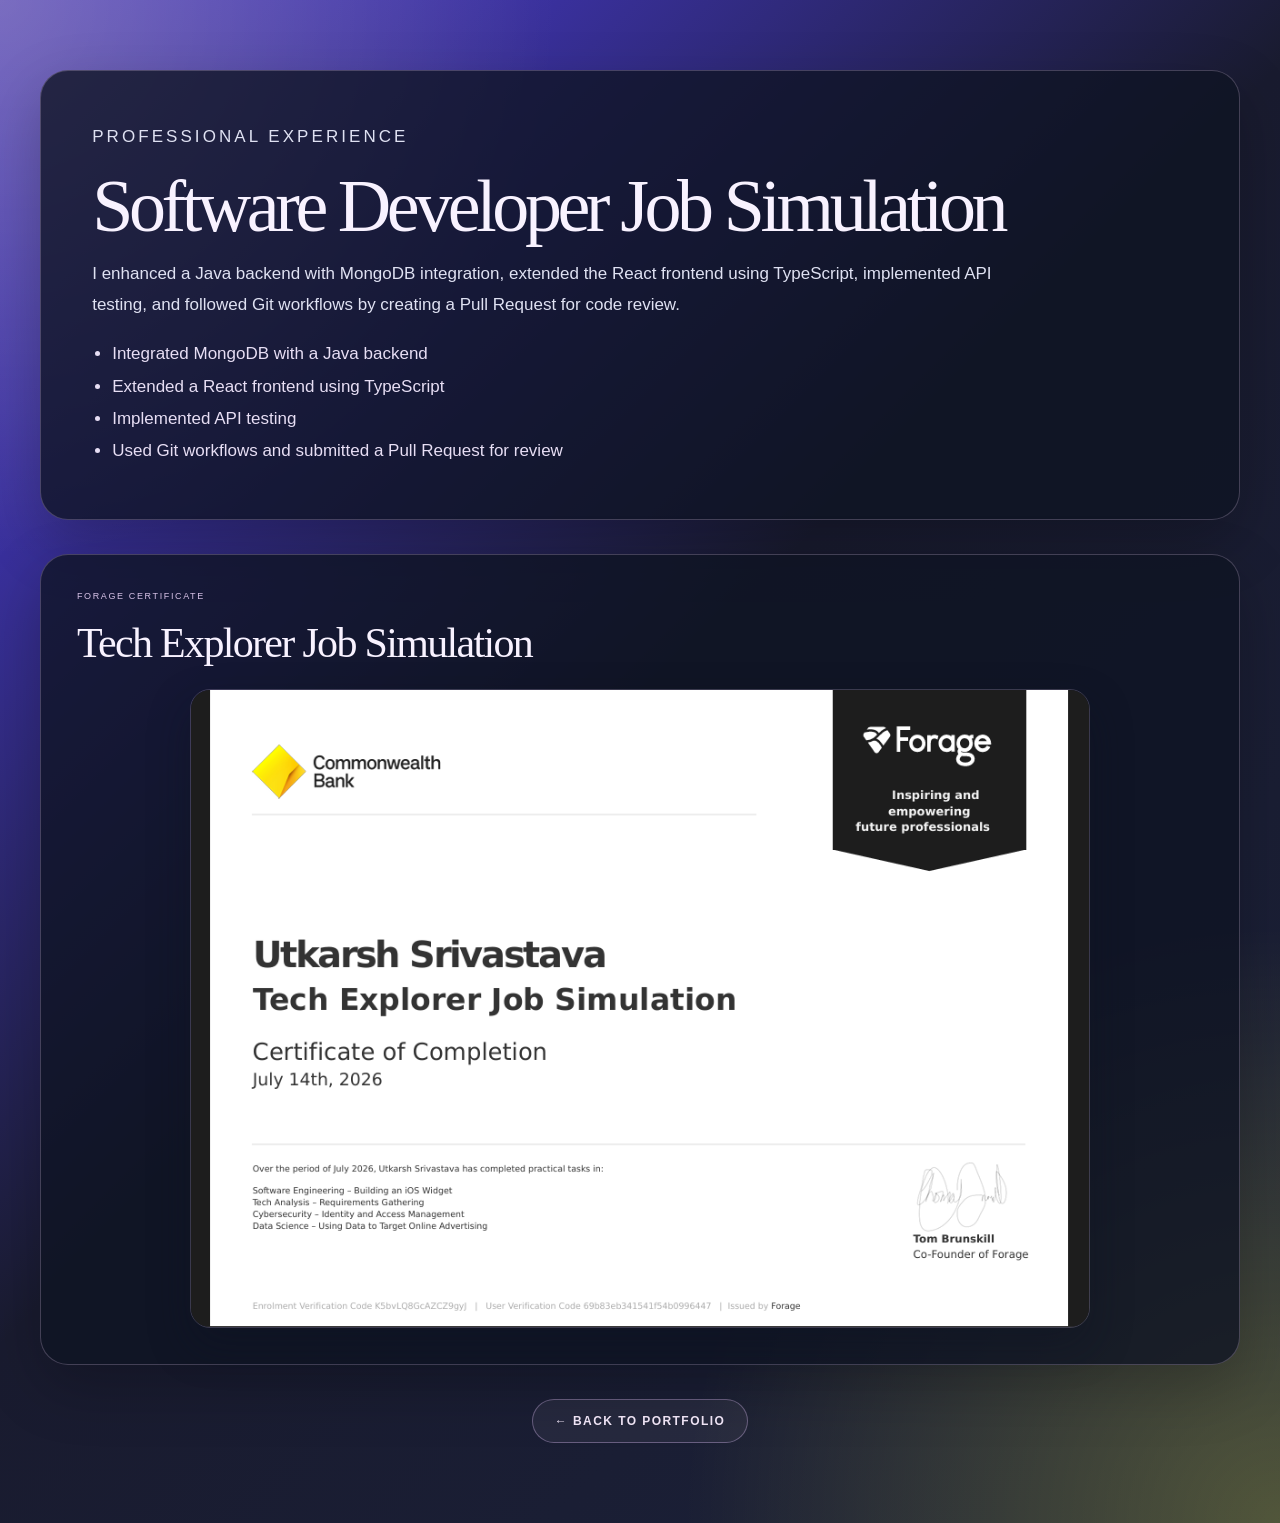
<file: software-developer-job-simulation.html>
<!doctype html>
<html lang="en">
  <head>
    <meta charset="UTF-8">
    <meta name="viewport" content="width=device-width, initial-scale=1">
    <meta name="theme-color" content="#0b1022">
    <meta name="description" content="Details and certificate for the Software Developer Job Simulation experience.">
    <title>Software Developer Job Simulation</title>
    <style>
      :root {
        --panel: rgba(15, 20, 35, 0.78);
        --panel-border: rgba(228, 206, 239, 0.24);
        --text: #f8f2ff;
        --muted: #dfe1f2;
        --soft: #d7c2e7;
      }

      * {
        box-sizing: border-box;
      }

      html {
        scroll-behavior: smooth;
      }

      body {
        min-height: 100vh;
        margin: 0;
        background:
          radial-gradient(circle at top left, rgba(255, 255, 63, 0.24), transparent 28%),
          radial-gradient(circle at bottom right, rgba(255, 255, 63, 0.24), transparent 30%),
          linear-gradient(135deg, #503fe9, #191b2f 48%, #1b2139);
        color: var(--text);
        font-family: "Segoe UI", sans-serif;
      }

      .simulation-page {
        width: min(1200px, calc(100% - 36px));
        margin: 70px auto 80px;
      }

      .experience-detail,
      .certificate-section {
        position: relative;
        border: 1px solid var(--panel-border);
        border-radius: 28px;
        background: var(--panel);
        box-shadow: 0 22px 60px rgba(0, 0, 0, 0.22);
      }

      .experience-detail {
        padding: clamp(28px, 4vw, 52px);
      }

      .experience-detail__eyebrow,
      .certificate-label {
        margin: 0 0 18px;
        color: var(--soft);
        font-size: 9px;
        letter-spacing: 0.18em;
        text-transform: uppercase;
      }

      .experience-detail h1 {
        margin: 0 0 18px;
        color: var(--text);
        font-family: "Iowan Old Style", "Baskerville", "Times New Roman", serif;
        font-size: clamp(42px, 6vw, 74px);
        font-weight: 400;
        letter-spacing: -0.06em;
        line-height: 0.95;
      }

      .experience-detail p {
        max-width: 900px;
        margin: 0 0 18px;
        color: var(--muted);
        font-size: 17px;
        line-height: 1.8;
      }

      .experience-detail ul {
        margin: 0;
        padding-left: 20px;
        color: #e7def4;
        font-size: 17px;
        line-height: 1.9;
      }

      .certificate-section {
        margin-top: 34px;
        padding: clamp(24px, 3vw, 36px);
      }

      .certificate-section h2 {
        margin: 0 0 22px;
        color: var(--text);
        font-family: "Iowan Old Style", "Baskerville", "Times New Roman", serif;
        font-size: clamp(28px, 4vw, 42px);
        font-weight: 400;
        letter-spacing: -0.04em;
      }

      .certificate-image {
        display: block;
        width: min(100%, 900px);
        margin: 0 auto;
        border: 1px solid rgba(228, 206, 239, 0.2);
        border-radius: 20px;
        box-shadow: 0 18px 40px rgba(14, 18, 31, 0.38);
      }

      .reveal {
        opacity: 0;
        transform: translateY(42px);
        transition: opacity 0.8s ease, transform 0.8s ease;
      }

      .reveal.show {
        opacity: 1;
        transform: translateY(0);
      }

      .back-button {
        display: flex;
        width: fit-content;
        align-items: center;
        justify-content: center;
        margin: 34px auto 0;
        padding: 14px 22px;
        border: 1px solid rgba(210, 182, 235, 0.38);
        border-radius: 999px;
        background: rgba(229, 212, 239, 0.06);
        color: #f4e9fa;
        font-size: 12px;
        font-weight: 600;
        letter-spacing: 0.12em;
        text-decoration: none;
        text-transform: uppercase;
        transition: transform 180ms ease, background 180ms ease, border-color 180ms ease;
      }

      .back-button:hover,
      .back-button:focus-visible {
        transform: translateY(-1px);
        background: rgba(229, 212, 239, 0.12);
        border-color: rgba(210, 182, 235, 0.66);
      }

      @media (max-width: 600px) {
        .simulation-page {
          margin-top: 28px;
        }

        .experience-detail p,
        .experience-detail ul {
          font-size: 15px;
        }
      }
    </style>
  </head>
  <body>
    <main class="simulation-page">
      <section class="experience-detail reveal" aria-labelledby="simulation-title">
        <p class="experience-detail__eyebrow">Professional Experience</p>
        <h1 id="simulation-title">Software Developer Job Simulation</h1>
        <p>I enhanced a Java backend with MongoDB integration, extended the React frontend using TypeScript, implemented API testing, and followed Git workflows by creating a Pull Request for code review.</p>
        <ul>
          <li>Integrated MongoDB with a Java backend</li>
          <li>Extended a React frontend using TypeScript</li>
          <li>Implemented API testing</li>
          <li>Used Git workflows and submitted a Pull Request for review</li>
        </ul>
      </section>

      <section class="certificate-section reveal" aria-labelledby="certificate-title">
        <p class="certificate-label">Forage Certificate</p>
        <h2 id="certificate-title">Tech Explorer Job Simulation</h2>
        <img class="certificate-image" src="./Software.png" alt="Forage Tech Explorer Job Simulation certificate">
      </section>

      <a class="back-button" href="./index.html#experience" aria-label="Back to Portfolio Experience section">&larr; Back to Portfolio</a>
    </main>
    <script>
      const revealItems = document.querySelectorAll('.reveal');

      const revealObserver = new IntersectionObserver((entries, observer) => {
        entries.forEach((entry) => {
          if (entry.isIntersecting) {
            entry.target.classList.add('show');
            observer.unobserve(entry.target);
          }
        });
      }, {
        threshold: 0.14,
        rootMargin: '0px 0px -10% 0px'
      });

      revealItems.forEach((item) => revealObserver.observe(item));
    </script>
  </body>
</html>
</file>
<file: styles.css>
:root {
  color-scheme: dark;
  font-family: "Segoe UI", Inter, sans-serif;
  color: #f8f2ff;
  background: #0b1022;
  font-synthesis: none;
  text-rendering: optimizeLegibility;
  -webkit-font-smoothing: antialiased;
  -moz-osx-font-smoothing: grayscale;
  --ink: #0b1022;
  --ink-soft: #11182e;
  --lavender: #dbcae8;
  --lavender-light: #eee5f3;
  --lilac: #c9a9df;
  --muted: #a6a5b8;
  --serif: "Iowan Old Style", "Baskerville", "Times New Roman", serif;
  --page-gutter: clamp(24px, 6.2vw, 100px);
}

* {
  box-sizing: border-box;
}

html {
  min-width: 320px;
  background: var(--ink);
  scroll-behavior: smooth;
  scroll-padding-top: 88px;
}

body {
  min-width: 320px;
  margin: 0;
  background: var(--ink);
}

body::after {
  position: fixed;
  z-index: 10;
  pointer-events: none;
  background-image: url("data:image/svg+xml,%3Csvg viewBox='0 0 180 180' xmlns='http://www.w3.org/2000/svg'%3E%3Cfilter id='n'%3E%3CfeTurbulence type='fractalNoise' baseFrequency='.92' numOctaves='3' stitchTiles='stitch'/%3E%3C/filter%3E%3Crect width='100%25' height='100%25' opacity='.18' filter='url(%23n)'/%3E%3C/svg%3E");
  content: "";
  inset: 0;
  opacity: 0.11;
}

.site-background {
  position: fixed;
  z-index: 0;
  overflow: hidden;
  pointer-events: none;
  background: linear-gradient(145deg, #11152e, #11142b 49%, #090e20);
  inset: 0;
}

.site-background .scene__canvas {
  position: absolute;
  z-index: 0;
  inset: 0;
  display: block;
  width: 100%;
  height: 100%;
  opacity: 0.58;
  mix-blend-mode: screen;
}

.site-background__aurora {
  position: absolute;
  z-index: 1;
  background:
    linear-gradient(112deg, transparent 7%, rgb(232 198 255 / 30%) 17%, transparent 27%),
    linear-gradient(75deg, transparent 45%, rgb(178 207 255 / 25%) 56%, transparent 66%),
    linear-gradient(124deg, transparent 69%, rgb(255 200 237 / 24%) 78%, transparent 87%),
    radial-gradient(ellipse at 21% 57%, rgb(183 132 219 / 43%), transparent 32%),
    radial-gradient(ellipse at 46% 30%, rgb(111 132 210 / 39%), transparent 30%),
    radial-gradient(ellipse at 76% 63%, rgb(184 112 190 / 37%), transparent 32%);
  inset: -20%;
  animation: aurora-drift 16s ease-in-out infinite alternate;
  mix-blend-mode: screen;
}

.site-background__aurora::before,
.site-background__aurora::after {
  position: absolute;
  top: 0;
  width: 17%;
  height: 100%;
  background: linear-gradient(180deg, transparent, rgb(205 167 240 / 37%), transparent);
  content: "";
  filter: blur(20px);
  transform: rotate(24deg);
}

.site-background__aurora::before {
  left: 17%;
}

.site-background__aurora::after {
  right: 15%;
  background: linear-gradient(180deg, transparent, rgb(153 180 245 / 32%), transparent);
}

a {
  color: inherit;
  text-decoration: none;
}

button {
  color: inherit;
  font: inherit;
}

::selection {
  color: var(--ink);
  background: var(--lavender);
}

.site-header {
  position: fixed;
  z-index: 20;
  top: 0;
  left: 0;
  display: flex;
  width: 100%;
  height: 65px;
  align-items: center;
  justify-content: space-between;
  padding: 0 var(--page-gutter);
  border-bottom: 1px solid rgba(230, 230, 230, 0.11);
  background: rgba(215, 193, 218, 0.72);
  backdrop-filter: blur(18px);
}

.wordmark {
  display: inline-flex;
  min-width: 154px;
  align-items: center;
  gap: 10px;
}

.wordmark__mark {
  color: #f2d8fa;
  font-family: var(--serif);
  font-size: 36px;
  line-height: 0.8;
}

.wordmark__mark span {
  color: #c992dd;
}

.wordmark__name {
  color: #000000;
  font-size: 17px;
  font-weight: 600;
  letter-spacing: 0.19em;
  line-height: 1.55;
}

.site-nav {
  display: flex;
  height: 100%;
  align-items: center;
  gap: clamp(20px, 3.1vw, 48px);
}

.site-nav > a {
  color: #453a6b;
  font-size: 15px;
  letter-spacing: 0.045em;
  transition: color 1000ms ease;
}

.site-nav > a:hover,
.site-nav > a:focus-visible {
  color: #f0c6fa;
}

.site-nav .site-nav__contact {
  padding: 12px 16px;
  border: 1px solid rgb(232 209 241 / 42%);
  border-radius: 999px;
  color: #120f13;
}

.site-nav__contact span {
  margin-left: 8px;
}

.menu-toggle,
.mobile-nav {
  display: none;
}

.hero-story {
  position: relative;
  height: 260svh;
}

main {
  position: relative;
  z-index: 1;
}

.hero-stage {
  position: sticky;
  top: 0;
  display: flex;
  height: 100svh;
  min-height: 600px;
  flex-direction: column;
  justify-content: center;
  overflow: hidden;
  isolation: isolate;
  padding: 100px var(--page-gutter) 0;
  background: transparent;
}

.hero-aurora,
.contact-aurora {
  position: absolute;
  z-index: -1;
  pointer-events: none;
  inset: -20%;
  background:
    linear-gradient(112deg, transparent 7%, rgb(232 198 255 / 38%) 17%, transparent 27%),
    linear-gradient(75deg, transparent 45%, rgb(178 207 255 / 32%) 56%, transparent 66%),
    linear-gradient(124deg, transparent 69%, rgb(255 200 237 / 28%) 78%, transparent 87%),
    radial-gradient(ellipse at 21% 57%, rgb(207 151 233 / 62%), transparent 32%),
    radial-gradient(ellipse at 46% 30%, rgb(135 153 237 / 53%), transparent 30%),
    radial-gradient(ellipse at 76% 63%, rgb(211 139 217 / 54%), transparent 32%);
  opacity: 0.95;
  animation: aurora-drift 16s ease-in-out infinite alternate;
}

.hero-aurora {
  z-index: 1;
  opacity: 1;
}

.hero-aurora::before,
.contact-aurora::before {
  position: absolute;
  width: 19%;
  height: 100%;
  background: linear-gradient(180deg, transparent, rgb(225 191 255 / 52%), transparent);
  content: "";
  filter: blur(15px);
  left: 15%;
  transform: rotate(24deg);
}

.hero-aurora::after,
.contact-aurora::after {
  position: absolute;
  top: 5%;
  right: 16%;
  width: 17%;
  height: 100%;
  background: linear-gradient(180deg, transparent, rgb(166 193 255 / 44%), transparent);
  content: "";
  filter: blur(15px);
  transform: rotate(24deg);
}

@keyframes aurora-drift {
  from { transform: translate3d(-2%, 1%, 0) scale(0.98); }
  to { transform: translate3d(2%, -2%, 0) scale(1.04); }
}

.hero-meta {
  position: absolute;
  z-index: 4;
  top: 112px;
  display: grid;
  gap: 8px;
  color: rgb(34 29 52 / 76%);
  font-size: 8px;
  letter-spacing: 0.15em;
}

.hero-meta--left {
  left: var(--page-gutter);
}

.hero-meta--right {
  right: var(--page-gutter);
  justify-items: end;
}

.availability {
  display: flex;
  align-items: center;
  gap: 7px;
  color: #dec8e9;
}

.availability i {
  width: 6px;
  height: 6px;
  border-radius: 50%;
  background: #a8d5b8;
  box-shadow: 0 0 12px rgb(168 213 184 / 60%);
}

.hero-copy {
  position: absolute;
  z-index: 4;
  top: calc(50% - 3px);
  left: 0;
  width: 100%;
  margin: 0 auto;
  text-align: center;
  transform: translateY(-50%);
}

.eyebrow {
  display: flex;
  align-items: center;
  gap: 11px;
  margin: 0;
  color: #d4c3df;
  font-size: 9px;
  font-weight: 600;
  letter-spacing: 0.19em;
}

.eyebrow__line {
  display: inline-block;
  width: 28px;
  height: 1px;
  background: #c39fd2;
}

.hero-copy > .eyebrow {
  justify-content: center;
  transform: translateY(-170px);
  color: #51415f;
}

.hero-copy > .eyebrow .eyebrow__line {
  background: #806393;
}

.hero-copy h1 {
  margin: 23px 0 0;
  transform: translateY(-170px);
  color: #211b30;
  font-family: var(--serif);
  font-size: clamp(61px, 10.6vw, 156px);
  font-weight: 400;
  letter-spacing: -0.065em;
  line-height: 0.77;
}

.hero-copy h1 em,
.about-heading h2 em,
.section-heading h2 em,
.skills-intro h2 em,
.process-header h2 em,
.credentials-heading h2 em,
.contact-main h2 em {
  color: #745187;
  font-weight: 400;
}

.hero-copy h1 em {
  color: #745187;
}

.hero-copy__period,
.lavender-dot {
  color: #d9a8e7;
}

.hero-copy__sub {
  margin: 22px 0 0;
  color: #f6ebfb;
  font-size: 12px;
  line-height: 1.7;
  text-shadow: 0 1px 12px rgb(15 13 36 / 70%);
}

.scene__canvas {
  position: absolute;
}

.scroll-cue {
  position: absolute;
  z-index: 5;
  left: 50%;
  bottom: 31px;
  display: flex;
  align-items: center;
  gap: 12px;
  color: rgb(47 53 69 / 76%);
  font-size: 8px;
  font-weight: 600;
  letter-spacing: 0.15em;
  transform: translateX(-50%);
}

.scroll-cue__track {
  position: relative;
  display: inline-block;
  width: 30px;
  height: 1px;
  background: rgb(47 53 69 / 35%);
}

.scroll-cue__track i {
  position: absolute;
  top: -2px;
  left: 0;
  width: 5px;
  height: 5px;
  border-radius: 50%;
  background: #604c77;
  animation: cue-slide 1.8s ease-in-out infinite;
}

@keyframes cue-slide {
  0%, 100% { transform: translateX(0); }
  50% { transform: translateX(25px); }
}

.scene__progress {
  position: absolute;
  z-index: 2;
  right: 0;
  bottom: 0;
  left: 0;
  height: 2px;
  background: rgb(219 202 232 / 14%);
}

.scene__progress-value {
  display: block;
  width: 100%;
  height: 100%;
  background: linear-gradient(90deg, #c8a3d8, #edd3eb);
  transform: scaleX(0);
  transform-origin: left center;
  will-change: transform;
}

.section-light,
.section-lavender,
.section-dark {
  position: relative;
  padding: clamp(78px, 10vw, 150px) var(--page-gutter);
}

.section-light {
  color: #242138;
  background: rgb(238 229 243 / 76%);
}

.section-lavender {
  color: #201b35;
  background:
    radial-gradient(ellipse at 5% 96%, rgb(255 255 255 / 41%), transparent 34%),
    rgb(221 205 232 / 72%);
}

.section-dark {
  color: #f8f2ff;
  background: rgb(11 16 34 / 52%);
}

.about-section {
  overflow: hidden;
  border-radius: 58px 58px 0 0;
}

.about-section__top,
.contact-top {
  display: flex;
  align-items: center;
  justify-content: space-between;
}

.eyebrow--dark {
  color: #665b76;
}

.eyebrow--dark .eyebrow__line {
  background: #8b709d;
}

.section-index {
  color: #776d83;
  font-size: 8px;
  font-weight: 600;
  letter-spacing: 0.15em;
}

.about-grid {
  display: grid;
  grid-template-columns: 1.08fr 1fr 0.92fr;
  gap: 55px 6%;
  align-items: start;
  max-width: 1440px;
  margin: clamp(55px, 8vw, 120px) auto 0;
}

.about-heading {
  grid-column: 1 / -1;
}

.about-heading__overline,
.contact-overline {
  color: #796b89;
  font-size: 9px;
  font-weight: 600;
  letter-spacing: 0.17em;
}

.about-heading h2,
.section-heading h2,
.skills-intro h2,
.process-header h2,
.credentials-heading h2,
.contact-main h2 {
  margin: 17px 0 0;
  font-family: var(--serif);
  font-size: clamp(52px, 7vw, 96px);
  font-weight: 400;
  letter-spacing: -0.06em;
  line-height: 0.9;
}

.about-heading h2 em {
  color: #967caa;
}

.about-heading .about-name {
  display: flex;
  flex-direction: column;
  margin-top: 19px;
  color: #292238;
  font-size: clamp(58px, 9.2vw, 132px);
  letter-spacing: -0.055em;
  line-height: 0.78;
  overflow-wrap: anywhere;
}

.handwritten {
  display: inline-block;
  margin-top: 24px;
  color: #80718c;
  font-family: var(--serif);
  font-size: 18px;
  font-style: italic;
  transform: rotate(-5deg);
}

.handwritten span {
  margin-left: 6px;
  color: #9e79b2;
  font-style: normal;
}

.about-copy {
  max-width: 780px;
  grid-column: 1 / 3;
}

.about-copy p,
.skills-intro > p:not(.eyebrow) {
  color: #63596e;
  font-size: 13px;
  line-height: 1.9;
}

.about-copy .about-copy__lead {
  margin-top: 0;
  color: #30293c;
  font-family: var(--serif);
  font-size: clamp(19px, 2vw, 25px);
  line-height: 1.55;
}

.text-link {
  display: inline-flex;
  align-items: center;
  gap: 16px;
  margin-top: 16px;
  padding-bottom: 7px;
  border-bottom: 1px solid rgb(53 41 67 / 42%);
  color: #372c45;
  font-size: 10px;
  font-weight: 600;
  letter-spacing: 0.03em;
}

.text-link span {
  transition: transform 180ms ease;
}

.text-link:hover span {
  transform: translate(3px, -3px);
}

.about-services {
  grid-column: 3;
  grid-row: 2;
  align-self: start;
}

.about-services > .eyebrow {
  font-size: 8px;
}

.about-services ul {
  display: grid;
  gap: 19px;
  margin: 22px 0 0;
  padding: 0;
  list-style: none;
}

.about-services li {
  display: flex;
  align-items: center;
  gap: 13px;
  color: #40374c;
  font-size: 12px;
}

.about-services li span {
  color: #8d74a0;
  font-size: 16px;
}

.about-seal {
  display: flex;
  width: 116px;
  height: 116px;
  grid-column: 3;
  grid-row: 3;
  align-items: center;
  justify-content: center;
  align-self: start;
  justify-self: center;
  flex-direction: column;
  gap: 7px;
  border: 1px solid rgb(111 88 132 / 30%);
  border-radius: 50%;
  color: #79688a;
  font-size: 6px;
  letter-spacing: 0.2em;
  text-align: center;
  transform: rotate(-14deg);
}

.about-seal b {
  color: #9279a6;
  font-size: 30px;
  font-weight: 400;
}

.work-section {
  padding-top: clamp(96px, 12vw, 170px);
  padding-bottom: clamp(90px, 10vw, 140px);
  background:
    radial-gradient(ellipse at 14% 12%, rgb(77 61 121 / 24%), transparent 31%),
    radial-gradient(ellipse at 83% 52%, rgb(76 48 104 / 19%), transparent 33%),
    rgb(11 16 34 / 56%);
}

.section-heading,
.credentials-heading,
.process-header {
  display: flex;
  align-items: end;
  justify-content: space-between;
  gap: 30px;
  max-width: 1440px;
  margin: 0 auto;
}

.section-heading h2,
.process-header h2 {
  font-size: clamp(56px, 7.5vw, 106px);
}

.section-heading__aside,
.process-header > p {
  margin: 0 0 7px;
  color: #b4b0c1;
  font-size: 11px;
  line-height: 1.8;
}

.project-grid {
  display: flex;
  flex-direction: column;
  max-width: 1440px;
  gap: 47px;
  margin: 66px auto 0;
}

.project-row {
  display: grid;
  align-items: stretch;
  gap: 28px;
}

.project-row--first {
  grid-template-columns: 0.85fr 1.15fr;
}

.project-row--second {
  grid-template-columns: 1.15fr 0.85fr;
}

.project-card {
  display: block;
  height: 100%;
  min-width: 0;
}

.project-card--wide {
  grid-column: 1 / -1;
}

.project-art {
  position: relative;
  display: flex;
  min-height: 340px;
  align-items: center;
  justify-content: center;
  overflow: hidden;
  border: 1px solid rgb(226 204 238 / 13%);
  height: 100%;
}

.project-card--wide .project-art {
  min-height: clamp(320px, 42vw, 560px);
}

.project-art__label {
  position: absolute;
  z-index: 3;
  top: 30px;
  left: 20px;
  
  color: rgba(240, 232, 243, 0.85); /* Crisp light-purple text */
  font-size: 0.5625rem;
  font-weight: 600;
  letter-spacing: 0.18em;
  text-transform: uppercase;
  line-height: 1;

  padding: 6px 12px;
  background: rgba(229, 212, 239, 0.08);
  border: 1px solid rgba(229, 212, 239, 0.2);
  border-radius: 100px;
  backdrop-filter: blur(8px);
  -webkit-backdrop-filter: blur(8px);

  user-select: none;
  -webkit-font-smoothing: antialiased;
  -moz-osx-font-smoothing: grayscale;
}

.project-art__arrow {
  position: absolute;
  z-index: 4;
  right: 20px;
  bottom: 20px;
  
  display: inline-flex;
  align-items: center;
  justify-content: center;
  gap: 8px;
  padding: 8px 16px;
  
  /* Pill Shape (Circular Sides) */
  border-radius: 999px;
  
  /* Modern Glass Styling */
  color: #f0e8f3;
  font-size: 0.75rem; /* ~12px for crisp micro-label */
  font-weight: 600;
  letter-spacing: 0.05em;
  text-decoration: none;
  
  background: rgba(235, 220, 243, 0.08);
  border: 1px solid rgba(235, 220, 243, 0.25);
  backdrop-filter: blur(8px);
  -webkit-backdrop-filter: blur(8px);
  
  /* Smooth Scale Transition */
  transition: transform 0.25s cubic-bezier(0.34, 1.56, 0.64, 1),
              background 0.25s ease,
              border-color 0.25s ease,
              box-shadow 0.25s ease;
  
  -webkit-font-smoothing: antialiased;
}

.tax-sentinel-capabilities span {
  padding: 5px 8px;
  font-size: 0.5625rem;
}

/* Hover State: Scale size up without changing direction */
.project-card:hover .project-art__arrow {
  transform: scale(1.1); /* Enlarges cleanly on card hover */
  color: #ffffff;
  background: rgba(235, 220, 243, 0.2);
  border-color: rgba(235, 220, 243, 0.5);
  box-shadow: 0 0 16px rgba(235, 220, 243, 0.25);
}

.art-kicker {
  color: #838296;
  font-size: 7px;
  font-weight: 600;
  letter-spacing: 0.16em;
}

.project-art--tax-sentinel {
  min-height: clamp(340px, 37vw, 480px);
  justify-content: stretch;
  padding: 62px clamp(18px, 3vw, 40px) 22px;
  background:
    radial-gradient(ellipse at 86% 14%, rgb(200 163 220 / 46%), transparent 33%),
    radial-gradient(ellipse at 11% 96%, rgb(109 136 184 / 30%), transparent 42%),
    linear-gradient(138deg, #171a36, #252442 53%, #443253);
}

.project-art--tax-sentinel .project-art__label {
  color: #ded0e7;
}

.project-art--tax-sentinel .project-art__arrow {
  border-color: rgb(239 223 247 / 45%);
  color: #f1e6f6;
}

.tax-sentinel-overview {
  width: min(100%, 1000px);
  align-self: center;
  color: #f6f0f8;
}

.tax-sentinel-heading {
  display: flex;
  align-items: center;
  gap: 15px;
}


.tax-sentinel-kicker {
  color: #c6b5d2;
  font-size: 7px;
  font-weight: 600;
  letter-spacing: 0.18em;
}

.tax-sentinel-heading h3 {
  margin: 3px 0 0;
  font-family: var(--serif);
  font-size: clamp(28px, 4vw, 43px);
  font-weight: 400;
  letter-spacing: -0.04em;
}

.tax-sentinel-heading h3 span {
  color: #d2afd9;
}

.tax-sentinel-summary {
  max-width: 680px;
  margin: 12px 0 14px;
  color: #e2dbe8;
  font-family: var(--serif);
  font-size: clamp(14px, 1.2vw, 16px);
  line-height: 1.4;
}

.tax-sentinel-flow {
  display: flex;
  align-items: center;
  justify-content: space-between;
  gap: 6px;
  padding: 12px 14px;
  margin: 12px 0;
  
  /* Container Framing */
  background: rgba(229, 212, 239, 0.03);
  border-top: 1px solid rgba(229, 212, 239, 0.2);
  border-bottom: 1px solid rgba(229, 212, 239, 0.2);
  border-radius: 12px;
  
  /* Typography & Color */
  color: #f0e8f3;
  font-size: 0.6875rem; /* ~11px for sharp legibility */
  font-weight: 600;
  letter-spacing: 0.12em;
  text-transform: uppercase;
  
  /* Antialiasing */
  -webkit-font-smoothing: antialiased;
  -moz-osx-font-smoothing: grayscale;
}

/* Individual flow nodes/items if wrapped in a span/div */
.tax-sentinel-flow > * {
  display: flex;
  align-items: center;
  flex: 0 0 auto;
  white-space: nowrap;
}

/* Icons & Separators */
.tax-sentinel-flow i {
  color: #d2a9df;
  font-size: 0.9rem;
  font-style: normal;
  line-height: 1;
}

.tax-sentinel-capabilities,
.tax-sentinel-stack {
  display: flex;
  flex-wrap: wrap;
  gap: 8px;
}

.tax-sentinel-capabilities {
  margin-top: 12px;
  gap: 5px;
}

.tax-sentinel-stack {
  margin-top: 17px;
  gap: 5px;
}

.tax-sentinel-capabilities span,
.tax-sentinel-stack span {
  display: inline-flex;
  align-items: center;
  padding: 6px 12px;
  
  /* Modern Frosted Styling */
  background: rgba(235, 220, 243, 0.05);
  border: 1px solid rgba(235, 220, 243, 0.2);
  border-radius: 999px;
  backdrop-filter: blur(6px);
  -webkit-backdrop-filter: blur(6px);
  
  /* Typography */
  color: #e6dce9;
  font-size: 0.6875rem; /* ~11px for sharp legibility */
  font-weight: 500;
  letter-spacing: 0.03em;
  line-height: 1;
  user-select: none;
  
  /* Smooth Micro-Interactions */
  transition: all 0.25s cubic-bezier(0.4, 0, 0.2, 1);
  -webkit-font-smoothing: antialiased;
}

/* Hover effect for interactive feedback */
.tax-sentinel-capabilities span:hover,
.tax-sentinel-stack span:hover {
  color: #ffffff;
  background: rgba(235, 220, 243, 0.12);
  border-color: rgba(235, 220, 243, 0.45);
  box-shadow: 0 0 12px rgba(235, 220, 243, 0.15);
  transform: translateY(-1px);
}

.tax-sentinel-footer {
  display: flex;
  align-items: end;
  justify-content: space-between;
  gap: 15px;
  margin-top: 20px;
}

.tax-sentinel-stack span {
  padding: 6px 9px;
  color: #d9c9e1;
  font-size: 10px;
  letter-spacing: 0.08em;
}

.tax-sentinel-note {
  color: #c8b9cf;
  font-size: 7px;
  letter-spacing: 0.1em;
  text-align: right;
}

.project-art--stock-market {
  min-height: clamp(340px, 37vw, 480px);
  padding: 62px 26px 26px;
  background:
    radial-gradient(ellipse at 78% 20%, rgb(123 159 202 / 36%), transparent 34%),
    linear-gradient(145deg, #101c30, #172b3d 55%, #29404a);
}

.project-art--stock-market .project-art__label,
.project-art--stock-market .project-art__arrow {
  color: #e5eee9;
}

.project-art--stock-market .project-art__label {
  border-color: rgb(223 241 232 / 28%);
}

.stock-portfolio-overview {
  width: min(100%, 760px);
  align-self: center;
  color: #f6f0f8;
}

.stock-portfolio-heading {
  display: flex;
  align-items: center;
  gap: 15px;
}

.stock-portfolio-monogram {
  display: grid;
  width: 45px;
  height: 45px;
  flex: 0 0 auto;
  place-items: center;
  border: 1px solid rgb(196 231 210 / 42%);
  border-radius: 50%;
  color: #a8dcb9;
  font-size: 22px;
}

.stock-portfolio-kicker {
  color: #afc9bc;
  font-size: 7px;
  font-weight: 600;
  letter-spacing: 0.16em;
}

.stock-portfolio-heading h3 {
  margin: 5px 0 0;
  color: #f1f0e9;
  font-family: var(--serif);
  font-size: clamp(24px, 3.1vw, 37px);
  font-weight: 400;
  line-height: 1;
}

.stock-portfolio-summary {
  max-width: 630px;
  margin: 17px 0 19px;
  color: #d4dfd9;
  font-family: var(--serif);
  font-size: clamp(14px, 1.7vw, 19px);
  line-height: 1.5;
}

.stock-portfolio-flow {
  display: flex;
  align-items: center;
  justify-content: space-between;
  gap: 16px;
  padding: 16px 20px;
  margin: 16px 0;
  
  /* Container Framing (Glassmorphism matched to stock theme) */
  background: rgba(219, 235, 231, 0.03);
  border-top: 1px solid rgba(219, 235, 231, 0.2);
  border-bottom: 1px solid rgba(219, 235, 231, 0.2);
  border-radius: 12px;
  
  /* Typography & Color */
  color: #e9efe9;
  font-size: 0.6875rem; /* ~11px for sharp legibility */
  font-weight: 600;
  letter-spacing: 0.12em;
  text-transform: uppercase;
  
  /* Antialiasing */
  -webkit-font-smoothing: antialiased;
  -moz-osx-font-smoothing: grayscale;
}

/* Individual flow nodes/items if wrapped in span/div */
.stock-portfolio-flow > * {
  display: flex;
  align-items: center;
  gap: 8px;
}

/* Icons & Separators */
.stock-portfolio-flow i {
  color: #9dd8b5;
  font-size: 1.125rem; /* ~18px for better icon hierarchy */
  font-style: normal;
  display: inline-flex;
  align-items: center;
  justify-content: center;
  filter: drop-shadow(0 0 8px rgba(157, 216, 181, 0.35)); /* Ambient mint glow */
  transition: transform 0.3s ease, color 0.3s ease;
}

.stock-portfolio-flow i:hover {
  color: #ffffff;
  transform: scale(1.15);
}

.stock-portfolio-features,
.stock-portfolio-stack {
  display: flex;
  flex-wrap: wrap;
  gap: 8px;
}

.stock-portfolio-features {
  margin-top: 18px;
}

.stock-portfolio-features span,
.stock-portfolio-stack span {
  display: inline-flex;
  align-items: center;
  padding: 6px 12px;
  
  /* Modern Frosted Styling (Stock Green Theme) */
  background: rgba(219, 235, 231, 0.05);
  border: 1px solid rgba(219, 235, 231, 0.2);
  border-radius: 999px;
  backdrop-filter: blur(20px);
  -webkit-backdrop-filter: blur(6px);
  
  /* Typography */
  color: #d7e4dc;
  font-size: 0.6875rem; /* ~11px for crisp legibility */
  font-weight: 500;
  letter-spacing: 0.03em;
  line-height: 1;
  user-select: none;
  
  /* Smooth Micro-Interactions */
  transition: all 0.25s cubic-bezier(0.4, 0, 0.2, 1);
  -webkit-font-smoothing: antialiased;
}

/* Hover effect for interactive feedback */
.stock-portfolio-features span:hover,
.stock-portfolio-stack span:hover {
  color: #ffffff;
  background: rgba(219, 235, 231, 0.12);
  border-color: rgba(157, 216, 181, 0.5);
  box-shadow: 0 0 12px rgba(157, 216, 181, 0.2);
  transform: translateY(-1px);
}
.stock-portfolio-footer {
  display: flex;
  align-items: end;
  justify-content: space-between;
  gap: 12px;
  margin-top: 18px;
}

.stock-portfolio-stack span {
  padding: 6px 9px;
  background: rgba(219, 235, 231, 0.05);
  border-color: rgba(219, 235, 231, 0.2);
  backdrop-filter: blur(6px);
  -webkit-backdrop-filter: blur(6px);
  color: #acd0b8;
  letter-spacing: 0.07em;
}

.stock-portfolio-note {
  position: absolute;
  z-index: 4;
  right: 20px;
  bottom: 62px; /* Positioned right above the ~36px GitHub pill */
  
  /* Styling & Alignment */
  color: #b6cbbf;
  font-size: 0.625rem; /* ~10px for sharp legibility */
  font-weight: 600;
  letter-spacing: 0.12em;
  text-transform: uppercase;
  text-align: right;
  line-height: 1;
  user-select: none;
  
  /* Crisp rendering */
  -webkit-font-smoothing: antialiased;
  -moz-osx-font-smoothing: grayscale;
}

.project-art--login-system {
  min-height: clamp(340px, 37vw, 480px);
  padding: 62px 24px 25px;
  background:
    radial-gradient(ellipse at 82% 16%, rgb(143 118 183 / 37%), transparent 35%),
    linear-gradient(145deg, #17182f, #26233e 55%, #3d3151);
}

.project-art--login-system .project-art__label,
.project-art--login-system .project-art__arrow {
  color: #eee5f2;
}

.project-art--login-system .project-art__label {
  border-color: rgb(235 220 243 / 28%);
}

.login-system-overview {
  width: min(100%, 520px);
  align-self: center;
  color: #f6f0f8;
}

.login-system-heading {
  display: flex;
  align-items: center;
  gap: 13px;
}

.login-system-monogram {
  display: grid;
  width: 40px;
  height: 40px;
  flex: 0 0 auto;
  place-items: center;
  border: 1px solid rgb(225 205 238 / 43%);
  border-radius: 50%;
  color: #d1addd;
  font-family: var(--serif);
  font-size: 22px;
}

.login-system-kicker {
  color: #c7b6d2;
  font-size: 8px;
  font-weight: 600;
  letter-spacing: 0.15em;
}

.login-system-heading h3 {
  margin: 4px 0 0;
  color: #f2edf4;
  font-family: var(--serif);
  font-size: clamp(22px, 2.6vw, 30px);
  font-weight: 400;
  line-height: 0.98;
}

.login-system-summary {
  max-width: 450px;
  margin: 14px 0;
  color: #d9d0df;
  font-family: var(--serif);
  font-size: clamp(12px, 1.35vw, 15px);
  line-height: 1.5;
}

.login-system-flow {
  display: flex;
  align-items: center;
  justify-content: space-between;
  gap: 16px;
  padding: 16px 20px;
  margin: 16px 0;
  
  /* Container Framing (Glassmorphic Styling) */
  background: rgba(229, 212, 239, 0.03);
  border-top: 1px solid rgba(229, 212, 239, 0.2);
  border-bottom: 1px solid rgba(229, 212, 239, 0.2);
  border-radius: 12px;
  
  /* Typography & Color */
  color: #ece5ef;
  font-size: 0.6875rem; /* ~11px for sharp legibility */
  font-weight: 600;
  letter-spacing: 0.12em;
  text-transform: uppercase;
  
  /* Antialiasing */
  -webkit-font-smoothing: antialiased;
  -moz-osx-font-smoothing: grayscale;
}

/* Individual flow nodes/items if wrapped in span/div */
.login-system-flow > * {
  display: flex;
  align-items: center;
  gap: 8px;
}

/* Icons & Separators */
.login-system-flow i {
  color: #d1addd;
  font-size: 1.125rem; /* ~18px for better icon hierarchy */
  font-style: normal;
  display: inline-flex;
  align-items: center;
  justify-content: center;
  filter: drop-shadow(0 0 8px rgba(209, 173, 221, 0.35)); /* Soft purple ambient glow */
  transition: transform 0.3s ease, color 0.3s ease;
}

.login-system-flow i:hover {
  color: #ffffff;
  transform: scale(1.15);
}

.login-system-features,
.login-system-stack {
  display: flex;
  flex-wrap: wrap;
  gap: 8px;
}

.login-system-features {
  margin-top: 18px;
}

.login-system-features span,
.login-system-stack span {
  display: inline-flex;
  align-items: center;
  padding: 6px 12px;
  
  /* Modern Frosted Styling (Purple Theme) */
  background: rgba(229, 212, 239, 0.05);
  border: 1px solid rgba(229, 212, 239, 0.2);
  border-radius: 999px;
  backdrop-filter: blur(6px);
  -webkit-backdrop-filter: blur(6px);
  
  /* Typography */
  color: #e6dce9;
  font-size: 0.6875rem; /* ~11px for sharp legibility */
  font-weight: 500;
  letter-spacing: 0.03em;
  line-height: 1;
  user-select: none;
  
  /* Smooth Micro-Interactions */
  transition: all 0.25s cubic-bezier(0.4, 0, 0.2, 1);
  -webkit-font-smoothing: antialiased;
}

/* Hover effect for interactive feedback */
.login-system-features span:hover,
.login-system-stack span:hover {
  color: #ffffff;
  background: rgba(229, 212, 239, 0.12);
  border-color: rgba(209, 173, 221, 0.5);
  box-shadow: 0 0 12px rgba(209, 173, 221, 0.2);
  transform: translateY(-1px);
}

.login-system-footer {
  display: flex;
  align-items: end;
  justify-content: space-between;
  gap: 8px;
  margin-top: 21px;
}

.login-system-stack span {
  padding: 6px 9px;
  background: rgba(229, 212, 239, 0.05);
  border-color: rgba(229, 212, 239, 0.2);
  backdrop-filter: blur(6px);
  -webkit-backdrop-filter: blur(6px);
  color: #d2b9dc;
  letter-spacing: 0.08em;
}

.project-art--border-surveillance {
  min-height: clamp(340px, 37vw, 480px);
  padding: 62px 30px 25px;
  background:
    radial-gradient(ellipse at 82% 16%, rgb(92 164 174 / 30%), transparent 36%),
    linear-gradient(145deg, #111d31, #1b2c40 55%, #29404a);
}

.project-art--border-surveillance .project-art__label,
.project-art--border-surveillance .project-art__arrow {
  color: #e5eee9;
}

.project-art--border-surveillance .project-art__label {
  border-color: rgb(223 241 232 / 28%);
}

.border-surveillance-overview {
  width: min(100%, 760px);
  align-self: center;
  color: #f6f0f8;
}

.border-surveillance-kicker {
  color: #afc9bc;
  font-size: 7px;
  font-weight: 600;
  letter-spacing: 0.16em;
}

.border-surveillance-heading h3 {
  margin: 5px 0 0;
  color: #f1f0e9;
  font-family: var(--serif);
  font-size: clamp(23px, 2.8vw, 34px);
  font-weight: 400;
  line-height: 1;
}

.border-surveillance-summary {
  max-width: 630px;
  margin: 15px 0 17px;
  color: #d4dfd9;
  font-family: var(--serif);
  font-size: clamp(13px, 1.5vw, 17px);
  line-height: 1.45;
}

.border-surveillance-flow {
  display: flex;
  align-items: center;
  justify-content: space-between;
  gap: 10px;
  padding: 13px 15px;
  margin: 15px 0;
  background: rgba(219, 235, 231, 0.03);
  border-top: 1px solid rgba(219, 235, 231, 0.2);
  border-bottom: 1px solid rgba(219, 235, 231, 0.2);
  border-radius: 12px;
  color: #e9efe9;
  font-size: 0.58rem;
  font-weight: 600;
  letter-spacing: 0.08em;
  text-transform: uppercase;
}

.border-surveillance-flow > * {
  display: flex;
  align-items: center;
  gap: 5px;
}

.border-surveillance-flow i {
  color: #9dd8b5;
  font-size: 1.25rem;
  font-style: normal;
}

.border-surveillance-features,
.border-surveillance-stack {
  display: flex;
  flex-wrap: wrap;
  gap: 7px;
}

.border-surveillance-features {
  margin-top: 15px;
}

.border-surveillance-features span,
.border-surveillance-stack span {
  display: inline-flex;
  align-items: center;
  padding: 6px 9px;
  background: rgba(219, 235, 231, 0.05);
  border: 1px solid rgba(219, 235, 231, 0.2);
  border-radius: 999px;
  color: #d7e4dc;
  font-size: 0.75rem;
  font-weight: 600;
  letter-spacing: 0.02em;
  line-height: 1;
  backdrop-filter: blur(6px);
  -webkit-backdrop-filter: blur(6px);
  transition: all 0.25s cubic-bezier(0.4, 0, 0.2, 1);
}

.border-surveillance-features span:hover,
.border-surveillance-stack span:hover {
  color: #ffffff;
  background: rgba(219, 235, 231, 0.12);
  border-color: rgba(157, 216, 181, 0.5);
  box-shadow: 0 0 12px rgba(157, 216, 181, 0.2);
  transform: translateY(-1px);
}

.border-surveillance-stack {
  margin-top: 20px;
}

.border-surveillance-stack span {
  padding: 6px 9px;
  background: rgba(219, 235, 231, 0.05);
  border-color: rgba(219, 235, 231, 0.2);
  backdrop-filter: blur(6px);
  -webkit-backdrop-filter: blur(6px);
  color: #acd0b8;
  font-size: 0.76rem;
  letter-spacing: 0.07em;
}

.project-tech-label {
  flex-basis: 100%;
  padding: 4px !important;
  border: 0 !important;
  border-radius: 0 !important;
  background: none !important;
  box-shadow: none !important;
  color: rgb(230 220 239 / 68%) !important;
  font-size: 0.700rem !important;
  font-weight: 600 !important;
  letter-spacing: 0.16em !important;
  line-height: 1.4 !important;
  text-transform: uppercase;
  transform: none !important;
}

.login-system-note {
  color: #c6b8cd;
  font-size: 6px;
  letter-spacing: 0.08em;
  text-align: right;
}

.project-art--learning {
  min-height: clamp(340px, 37vw, 480px);
  background:
    radial-gradient(ellipse at 70% 20%, rgb(255 247 222 / 75%), transparent 30%),
    linear-gradient(155deg, #dac6b8, #eacdc6 48%, #b993a9);
}

.project-art--learning .project-art__label {
  color: #645666;
}

.learning-sun {
  position: absolute;
  top: 20%;
  right: 23%;
  width: 134px;
  height: 134px;
  border-radius: 50%;
  background: linear-gradient(140deg, #ffeec4, #e6b6c6);
  box-shadow: 0 0 80px rgb(255 227 207 / 55%);
}

.learning-card {
  position: relative;
  z-index: 1;
  display: flex;
  width: 58%;
  min-height: 224px;
  flex-direction: column;
  justify-content: center;
  padding: 25px;
  border: 1px solid rgb(255 255 255 / 60%);
  background: rgb(255 250 241 / 77%);
  box-shadow: 0 20px 55px rgb(95 59 73 / 15%);
  transform: rotate(-4deg);
  transition: transform 300ms ease;
}

.project-card:hover .learning-card {
  transform: rotate(0);
}

.learning-card strong {
  margin-top: 11px;
  color: #513c56;
  font-family: var(--serif);
  font-size: 35px;
  font-weight: 400;
  line-height: 0.9;
}

.learning-card > i {
  margin-top: 18px;
  color: #897589;
  font-size: 6px;
  font-style: normal;
  letter-spacing: 0.12em;
}

.learning-leaf {
  position: absolute;
  right: 17%;
  bottom: 18%;
  width: 58px;
  height: 118px;
  border: 1px solid rgb(97 116 88 / 48%);
  border-radius: 100% 0;
  transform: rotate(28deg);
}

.learning-leaf--two {
  right: 27%;
  bottom: 12%;
  width: 40px;
  height: 88px;
  transform: rotate(-34deg) scaleX(-1);
}

.project-info {
  display: flex;
  align-items: start;
  justify-content: space-between;
  gap: 15px;
  padding-top: 18px;
}

.project-info h3 {
  margin: 0;
  font-family: var(--serif);
  font-size: 25px;
  font-weight: 400;
}

.project-info p {
  margin: 5px 0 0;
  color: #afacbc;
  font-size: 10px;
  line-height: 1.6;
}

.project-tags {
  padding-top: 8px;
  color: #cac3d2;
  font-size: 7px;
  letter-spacing: 0.13em;
  white-space: nowrap;
}

.project-tags i {
  color: #c89ed9;
  font-style: normal;
}

.project-note {
  max-width: 1440px;
  margin: 43px auto 0;
  color: #aaa6b7;
  font-size: 10px;
}

.project-note span {
  margin-right: 9px;
  color: #d1a8df;
}

.skills-section {
  position: relative;
  display: grid;
  gap: 28px;
  padding: clamp(86px, 10vw, 140px) var(--page-gutter) clamp(90px, 10vw, 140px);
  overflow: hidden;
  background:
    linear-gradient(115deg, rgb(31 25 42 / 78%), rgb(61 49 75 / 68%) 38%, rgb(18 19 34 / 76%)),
    radial-gradient(circle at 17% 16%, rgb(201 170 242 / 18%), transparent 26%),
    radial-gradient(circle at 80% 28%, rgb(166 188 255 / 14%), transparent 30%),
    rgb(14 17 31 / 74%);
}

.skills-section::before {
  position: absolute;
  z-index: 0;
  inset: -8% -8% -12% -8%;
  background:
    radial-gradient(circle at 22% 30%, rgb(202 168 220 / 22%), transparent 20%),
    radial-gradient(circle at 70% 35%, rgb(143 154 216 / 20%), transparent 28%),
    linear-gradient(90deg, rgb(12 8 21 / 44%), rgb(43 28 56 / 26%), rgb(12 8 21 / 46%));
  filter: blur(20px);
  content: "";
  opacity: 0.85;
}

.skills-intro,
.skills-content {
  position: relative;
  z-index: 1;
  width: min(1440px, 100%);
  margin: 0 auto;
}

.skills-intro {
  display: grid;
  grid-template-columns: minmax(0, 1.2fr) minmax(260px, 0.8fr);
  align-items: end;
  column-gap: 5%;
}

.skills-intro .eyebrow {
  grid-column: 1 / -1;
  margin-bottom: 22px;
  color: rgb(235 222 244 / 75%);
}

.skills-intro .eyebrow .eyebrow__line {
  background: rgb(212 178 228 / 78%);
}

.skills-title {
  margin: 0;
  color: rgb(235 222 244 / 92%);
  font-family: var(--serif);
  font-size: clamp(72px, 8vw, 150px);
  font-weight: 400;
  letter-spacing: -0.07em;
  line-height: 0.8;
}

.skills-title span {
  display: block;
  color: rgb(218 187 229 / 95%);
}

.skills-summary {
  max-width: 430px;
  justify-self: end;
  margin: 0;
  color: rgb(235 227 241 / 72%);
  font-size: clamp(12px, 1vw + 0.65rem, 19px);
  line-height: 1.7;
}

.skills-content {
  display: grid;
}

.skill-group {
  position: relative;
  display: grid;
  grid-template-columns: 52px minmax(0, 1fr);
  gap: 18px;
  min-width: 0;
  padding: 26px 0;
  border-top: 1px solid rgb(234 220 243 / 28%);
}

.skill-group:last-child {
  border-bottom: 1px solid rgb(234 220 243 / 28%);
}

.skill-group__number {
  padding-top: 12px;
  color: rgb(210 192 222 / 82%);
  font-size: 10px;
  font-weight: 600;
  letter-spacing: 0.16em;
}

.skill-group__content {
  display: grid;
  grid-template-columns: minmax(180px, 270px) minmax(0, 1fr);
  align-items: center;
  gap: 20px 32px;
}

.skill-group h3 {
  margin: 0;
  color: rgb(245 236 250 / 92%);
  font-family: var(--serif);
  font-size: clamp(28px, 2.7vw, 40px);
  font-weight: 400;
  letter-spacing: -0.04em;
}

.skill-list {
  display: flex;
  flex-wrap: wrap;
  gap: 10px 12px;
  margin: 0;
  padding: 0;
  list-style: none;
}

.skill-list li {
  display: inline-flex;
  align-items: center;
  padding: 9px 15px;
  border: 1px solid rgb(227 212 240 / 34%);
  border-radius: 999px;
  background: rgb(255 255 255 / 4%);
  color: rgb(233 220 241 / 88%);
  font-size: clamp(11px, 0.7vw + 0.7rem, 15px);
  line-height: 1;
  backdrop-filter: blur(6px);
  -webkit-backdrop-filter: blur(6px);
  box-shadow: inset 0 1px 0 rgb(255 255 255 / 4%);
}

@media (max-width: 900px) {
  .skills-intro {
    grid-template-columns: 1fr;
    row-gap: 18px;
  }

  .skills-summary {
    justify-self: start;
    max-width: 100%;
  }

  .skill-group__content {
    grid-template-columns: 1fr;
  }
}

@media (max-width: 640px) {
  .skill-group {
    grid-template-columns: 42px minmax(0, 1fr);
    gap: 12px;
  }

  .skill-list li {
    padding: 7px 11px;
  }
}

.strength-certification {
  display: flex;
  gap: 18px;
  align-items: center;
  max-width: 1440px;
  margin: 0 auto;
  padding: 0 var(--page-gutter);
}

.strength-link {
  display: inline-flex;
  align-items: center;
  justify-content: center;
  min-width: 160px;
  padding: 14px 24px;
  border: 1px solid rgb(234 220 243 / 32%);
  border-radius: 999px;
  background: rgb(255 255 255 / 4%);
  color: #f1eaf7;
  font-size: 12px;
  letter-spacing: 0.18em;
  text-transform: uppercase;
  transition: transform 180ms ease, background 180ms ease, border-color 180ms ease;
}

.strength-link:hover,
.strength-link:focus-visible {
  transform: translateY(-1px);
  background: rgb(255 255 255 / 8%);
  border-color: rgb(234 220 243 / 52%);
}

.process-section {
  padding-top: clamp(90px, 11vw, 160px);
  padding-bottom: clamp(90px, 11vw, 160px);
  background:
    radial-gradient(ellipse at 89% 20%, rgb(90 61 126 / 16%), transparent 29%),
    rgb(16 21 43 / 58%);
}

.interpersonal-section {
  position: relative;
  overflow: hidden;
  padding-top: clamp(90px, 11vw, 150px);
  padding-bottom: clamp(90px, 11vw, 120px);
  background:
    radial-gradient(ellipse at 20% 20%, rgb(228 220 241 / 62%), transparent 34%),
    radial-gradient(ellipse at 76% 30%, rgb(181 197 234 / 56%), transparent 32%),
    linear-gradient(115deg, rgb(215 210 232 / 80%), rgb(190 202 233 / 72%) 46%, rgb(207 218 238 / 75%));
}

.interpersonal-section::before {
  position: absolute;
  inset: 0;
  background: linear-gradient(90deg, rgb(255 255 255 / 10%), transparent 26%, transparent 74%, rgb(255 255 255 / 8%));
  content: "";
}

.process-header h2 {
  font-size: clamp(53px, 7vw, 94px);
}

.interpersonal-header {
  position: relative;
  z-index: 1;
  display: flex;
  align-items: flex-end;
  justify-content: space-between;
  gap: 28px;
  max-width: 1440px;
  margin: 0 auto;
  padding: 0 var(--page-gutter);
}

.interpersonal-title {
  margin: 0;
  color: rgba(41, 38, 53, 0.72);
  font-family: var(--serif);
  font-size: clamp(72px, 8vw, 144px);
  letter-spacing: -0.08em;
  line-height: 0.8;
  font-weight: 400;
}

.interpersonal-title em {
  color: rgb(228, 15, 15);
  font-style: italic;
  font-weight: 400;
}

.interpersonal-header > p {
  max-width: 280px;
  margin: 0 0 16px;
  color: rgb(58 55 69 / 76%);
  font-size: 12px;
  line-height: 1.7;
  text-align: left;
}

.interpersonal-section .eyebrow,
.interpersonal-section .eyebrow__line {
  color: rgb(46 43 58 / 70%);
}

.interpersonal-section .eyebrow {
  gap: 12px;
  font-size: 9px;
  letter-spacing: 0.18em;
}

.interpersonal-section .eyebrow__line {
  width: 32px;
  height: 1px;
  background: rgb(71 62 82 / 72%);
}

.process-steps {
  position: relative;
  z-index: 1;
  display: grid;
  max-width: 1440px;
  grid-template-columns: repeat(4, 1fr);
  margin: 75px auto 0;
  border-top: 1px solid rgb(90 88 103 / 28%);
  border-bottom: 1px solid rgb(90 88 103 / 28%);
  background: rgb(255 255 255 / 7%);
}

.process-steps article {
  position: relative;
  min-height: 232px;
  padding: 27px 25px 25px 0;
  background: rgb(255 255 255 / 2%);
}

.process-steps article + article {
  padding-left: 25px;
  border-left: 1px solid rgb(90 88 103 / 28%);
}

.process-steps article > span {
  color: rgb(60 58 73 / 75%);
  font-size: 12px;
  letter-spacing: 0.15em;
}

.process-steps article > b {
  display: block;
  margin-top: 30px;
  color: rgb(83 89 126 / 86%);
  font-size: 22px;
  font-weight: 400;
}

.process-steps h3 {
  margin: 12px 0 8px;
  color: rgb(55 54 66 / 90%);
  font-family: var(--serif);
  font-size: clamp(24px, 2vw, 32px);
  font-weight: 400;
}

.process-steps p {
  max-width: 230px;
  margin: 0;
  color: rgb(64 61 76 / 80%);
  font-size: clamp(14px, 0.95vw, 16px);
  line-height: 1.65;
}

@media (max-width: 900px) {
  .interpersonal-header {
    flex-direction: column;
    align-items: flex-start;
  }

  .interpersonal-header > p {
    margin-bottom: 0;
  }

  .interpersonal-steps {
    grid-template-columns: 1fr 1fr;
  }
}

@media (max-width: 640px) {
  .interpersonal-steps {
    grid-template-columns: 1fr;
  }

  .interpersonal-steps article + article {
    border-left: 0;
    border-top: 1px solid rgb(90 88 103 / 28%);
    padding-left: 0;
  }
}

.credentials-section {
  padding-top: clamp(88px, 10vw, 142px);
  padding-bottom: clamp(84px, 9vw, 125px);
}

.experience-section {
  background:
    radial-gradient(ellipse at 12% 18%, rgb(197 171 223 / 28%), transparent 28%),
    radial-gradient(ellipse at 90% 38%, rgb(151 172 230 / 25%), transparent 30%),
    linear-gradient(120deg, rgb(18 22 39 / 96%), rgb(32 25 46 / 94%) 45%, rgb(19 24 37 / 96%));
  color: #f8f2ff;
}

.experience-section .eyebrow--dark,
.experience-section .eyebrow--dark .eyebrow__line,
.experience-section .credentials-heading h2,
.experience-section .section-index {
  color: rgb(241 230 246 / 85%);
}

.experience-section .eyebrow--dark .eyebrow__line {
  background: rgb(190 170 213 / 78%);
}

.credentials-heading h2 {
  font-size: clamp(48px, 6vw, 82px);
}

.credentials-heading h2 em {
  color: #9177a0;
}

.credentials-heading .section-index {
  color: #766d80;
}

.credential-card {
  display: grid;
  max-width: 1100px;
  grid-template-columns: 67px 1fr 40px;
  gap: 23px;
  align-items: center;
  margin: 61px auto 0;
  padding: 30px 34px;
  border: 1px solid rgb(62 47 77 / 20%);
  border-radius: 3px;
  background: rgb(255 255 255 / 18%);
}

.credential-card__seal {
  display: grid;
  width: 58px;
  height: 58px;
  place-items: center;
  border: 1px solid rgb(105 82 120 / 35%);
  border-radius: 50%;
  color: #0a0a0a;
  font-size: 28px;
}

.credential-card__label {
  color: #0d0d0e;
  font-size: 7px;
  font-weight: 600;
  letter-spacing: 0.15em;
}

.credential-card h3 {
  margin: 8px 0 5px;
  color: #c571df;
  font-family: var(--serif);
  font-size: 24px;
  font-weight: 400;
}

.credential-card p {
  max-width: 670px;
  margin: 0;
  color: #000000;
  font-size: 15px;
  line-height: 1.75;
}

.credential-card > a {
  display: grid;
  place-items: center;
  width: 42px;
  height: 42px;

  color: #000000;
  font-size: 1rem; 
  text-decoration: none;
  
  /* Smooth Micro-Interactions */
  transition: all 0.25s cubic-bezier(0.4, 0, 0.2, 1);
  -webkit-font-smoothing: antialiased;
}

/* Hover Interaction */
.credential-card > a:hover {
  color: #ffffff;
  transform: translateY(-2px) scale(1.05);
}

/* Active Click Feedback */
.credential-card > a:active {
  transform: translateY(0) scale(0.98);
}

.credential-footnote {
  max-width: 1100px;
  margin: 15px auto 0;
  color: #766c7f;
  font-size: 9px;
}

.credential-footnote span {
  margin-right: 6px;
  color: #9879a9;
}

.contact-section {
  min-height: 610px;
  overflow: hidden;
  padding-top: clamp(70px, 8vw, 112px);
  padding-bottom: 0;
  background: rgb(17 20 42 / 70%);
}

.contact-aurora {
  z-index: 0;
  inset: -40% -10% 0 20%;
}

.contact-top,
.contact-main,
.contact-bottom {
  position: relative;
  z-index: 1;
}

.contact-main {
  display: grid;
  grid-template-columns: minmax(0, 1.05fr) minmax(360px, 0.95fr);
  gap: clamp(36px, 7vw, 100px);
  align-items: start;
  max-width: 1280px;
  margin: clamp(60px, 8vw, 105px) auto 92px;
}

.contact-overline {
  color: #c4a9d2;
}

.contact-main h2 {
  font-size: clamp(64px, 9vw, 124px);
}

.contact-main h2 em {
  color: #e0bee9;
}

.contact-details {
  display: grid;
  gap: 22px;
  max-width: 560px;
}

.contact-bio {
  max-width: 540px;
  margin: 0;
  color: #c1bdcc;
  font-size: clamp(16px, 1.35vw, 20px);
  line-height: 1.8;
}

.contact-methods,
.contact-socials {
  display: grid;
  grid-template-columns: repeat(2, minmax(0, 1fr));
  gap: 12px;
}

.contact-method,
.contact-social {
  position: relative;
  display: flex;
  min-width: 0;
  border: 1px solid rgb(236 218 244 / 24%);
  border-radius: 14px;
  background: rgb(255 255 255 / 4%);
  color: #f2e7f7;
  backdrop-filter: blur(12px);
  -webkit-backdrop-filter: blur(12px);
  transition: background 180ms ease, border-color 180ms ease, transform 180ms ease;
}

.contact-method:hover,
.contact-social:hover {
  transform: translateY(-2px);
  border-color: rgb(236 218 244 / 48%);
  background: rgb(255 255 255 / 8%);
}

.contact-method {
  min-height: 76px;
  flex-direction: column;
  justify-content: center;
  gap: 7px;
  padding: 14px 38px 14px 16px;
}

.contact-method__label {
  color: #c4a9d2;
  font-size: 8px;
  font-weight: 600;
  letter-spacing: 0.16em;
}

.contact-method__value {
  overflow-wrap: anywhere;
  color: #f2e7f7;
  font-size: clamp(14px, 1vw, 16px);
}

.contact-method__arrow,
.contact-social__arrow {
  position: absolute;
  top: 14px;
  right: 14px;
  color: #d8c1e4;
  font-size: 13px;
}

.contact-social {
  min-height: 58px;
  align-items: center;
  gap: 12px;
  padding: 12px 38px 12px 15px;
  font-size: 14px;
}

.contact-social--resume {
  grid-column: 1 / -1;
  justify-content: center;
  min-height: 68px;
  font-size: 17px;
}

.contact-social--resume svg {
  width: 22px;
  height: 22px;
}

.contact-social svg {
  width: 19px;
  height: 19px;
  flex: 0 0 auto;
  fill: currentColor;
}

.contact-social:nth-child(2) svg {
  fill: none;
  stroke: currentColor;
  stroke-width: 1.8;
}

.contact-social:nth-child(2) .contact-social__dot {
  fill: currentColor;
  stroke: none;
}

@media (max-width: 900px) {
  .contact-main {
    grid-template-columns: 1fr;
    gap: 36px;
  }

  .contact-details {
    width: 100%;
  }
}

.contact-bottom {
  display: flex;
  min-height: 106px;
  align-items: center;
  justify-content: space-between;
  border-top: 1px solid rgb(223 206 235 / 19%);
}

.wordmark--footer .wordmark__name {
  color: #c0bacb;
}

.contact-bottom > p {
  color: #d8cfdf;
  font-family: var(--serif);
  font-size: 14px;
  line-height: 1.4;
  text-align: center;
}

.contact-bottom > p span {
  color: #aaa5b7;
  font-family: "Segoe UI", sans-serif;
  font-size: 8px;
  letter-spacing: 0.11em;
}

.back-to-top {
  color: #d3c6de;
  font-size: 8px;
  letter-spacing: 0.15em;
}

.back-to-top span {
  margin-left: 7px;
  font-size: 13px;
}

:focus-visible {
  outline: 2px solid #e7c8f1;
  outline-offset: 4px;
}

@media (max-width: 850px) {
  .site-header {
    height: 72px;
  }

  .wordmark {
    min-width: auto;
  }

  .site-nav {
    gap: 17px;
  }

  .site-nav > a {
    font-size: 10px;
  }

  .site-nav .site-nav__contact {
    padding: 10px 12px;
  }

  .hero-story {
    height: 220svh;
  }

  .hero-stage {
    min-height: 560px;
  }

  .hero-copy h1 {
    font-size: clamp(56px, 9.5vw, 95px);
  }

  .about-grid {
    grid-template-columns: 1fr 1fr;
    gap: 48px 8%;
  }

  .about-heading {
    grid-column: 1 / -1;
  }

  .about-heading .about-name {
    font-size: clamp(57px, 9.8vw, 83px);
  }

  .about-copy {
    grid-column: 1;
  }

  .about-services {
    grid-column: 2;
    grid-row: 2;
  }

  .about-seal {
    grid-column: 1;
    grid-row: 3;
    justify-self: start;
    margin-left: 20px;
  }

  .project-grid {
    gap: 34px;
  }

  .project-row {
    grid-template-columns: 1fr;
    gap: 34px;
  }

  .project-row .project-art {
    min-height: 320px;
  }

  .border-surveillance-flow {
    display: grid;
    grid-template-columns: 1fr 1fr;
    gap: 9px 8px;
    font-size: 7px;
  }

  .border-surveillance-flow i {
    display: none;
  }

  .border-surveillance-stack {
    padding-right: 90px;
  }

  .skills-content {
    grid-template-columns: repeat(2, minmax(0, 1fr));
  }

  .process-steps article {
    padding-right: 14px;
  }

  .process-steps article + article {
    padding-left: 15px;
  }
}

@media (max-width: 640px) {
  :root {
    --page-gutter: 23px;
  }

  html {
    scroll-padding-top: 70px;
  }

  .site-header {
    height: 68px;
  }

  .wordmark__mark {
    font-size: 32px;
  }

  .wordmark__name {
    font-size: 7px;
  }

  .site-nav {
    display: none;
  }

  .menu-toggle {
    display: grid;
    width: 42px;
    height: 42px;
    align-content: center;
    justify-items: center;
    gap: 6px;
    border: 1px solid rgb(232 209 241 / 34%);
    border-radius: 50%;
    background: transparent;
    cursor: pointer;
  }

  .menu-toggle span {
    width: 14px;
    height: 1px;
    background: #ebd9f0;
    transition: transform 180ms ease;
  }

  .menu-toggle[aria-expanded="true"] span:first-child {
    transform: translateY(3.5px) rotate(45deg);
  }

  .menu-toggle[aria-expanded="true"] span:last-child {
    transform: translateY(-3.5px) rotate(-45deg);
  }

  .mobile-nav:not([hidden]) {
    position: fixed;
    z-index: 19;
    top: 67px;
    right: 0;
    left: 0;
    display: grid;
    gap: 0;
    padding: 12px var(--page-gutter) 22px;
    border-bottom: 1px solid rgb(238 229 243 / 15%);
    background: rgb(11 16 34 / 96%);
    backdrop-filter: blur(18px);
  }

  .mobile-nav a {
    padding: 14px 0;
    border-bottom: 1px solid rgb(238 229 243 / 10%);
    color: #e5dceb;
    font-size: 13px;
  }

  .hero-story {
    height: 190svh;
  }

  .hero-stage {
    min-height: 540px;
    padding-top: 80px;
  }

  .hero-meta {
    top: 91px;
    font-size: 6px;
    letter-spacing: 0.1em;
  }

  .hero-meta--right {
    max-width: 130px;
    text-align: right;
  }

  .hero-copy > .eyebrow {
    font-size: 7px;
    letter-spacing: 0.12em;
  }

  .hero-copy h1 {
    margin-top: 20px;
    font-size: clamp(39px, 11vw, 61px);
  }

  .hero-copy__sub {
    font-size: 10px;
  }

  .scene__canvas {
    opacity: 1;
  }

  .scroll-cue {
    bottom: 24px;
    color: rgb(255 255 255 / 75%);
  }

  .scroll-cue__track {
    background: rgb(255 255 255 / 45%);
  }

  .scroll-cue__track i {
    background: #f1c6f2;
  }

  .section-light,
  .section-lavender,
  .section-dark {
    padding: 76px var(--page-gutter);
  }

  .about-section {
    border-radius: 33px 33px 0 0;
  }

  .eyebrow {
    font-size: 7px;
    letter-spacing: 0.13em;
  }

  .eyebrow__line {
    width: 19px;
  }

  .section-index {
    font-size: 7px;
  }

  .about-grid {
    grid-template-columns: 1fr;
    gap: 33px;
    margin-top: 48px;
  }

  .about-heading {
    grid-column: auto;
  }

  .about-heading .about-name {
    font-size: clamp(52px, 14vw, 72px);
    line-height: 0.86;
  }

  .about-heading h2,
  .section-heading h2,
  .skills-intro h2,
  .process-header h2,
  .credentials-heading h2 {
    font-size: clamp(54px, 14vw, 76px);
  }

  .about-copy {
    grid-column: auto;
    max-width: none;
  }

  .about-copy .about-copy__lead {
    font-size: 22px;
  }

  .about-copy p,
  .skills-intro > p:not(.eyebrow) {
    font-size: 12px;
  }

  .about-services,
  .about-seal {
    grid-column: auto;
    grid-row: auto;
  }

  .about-seal {
    position: absolute;
    right: 27px;
    bottom: 89px;
    width: 93px;
    height: 93px;
  }

  .about-services {
    padding-bottom: 107px;
  }

  .work-section {
    padding-top: 84px;
  }

  .section-heading,
  .credentials-heading,
  .process-header {
    align-items: start;
    flex-direction: column;
    gap: 18px;
  }

  .section-heading__aside,
  .process-header > p {
    margin: 0;
    font-size: 10px;
  }

  .project-grid {
    gap: 34px;
    margin-top: 39px;
  }

  .project-row {
    grid-template-columns: 1fr;
    gap: 34px;
  }

  .project-card--wide {
    grid-column: auto;
  }

  .project-row .project-art {
    min-height: 330px;
  }

  .project-art--tax-sentinel {
    padding: 68px 18px 24px;
  }

  .tax-sentinel-flow {
    gap: 4px;
    padding: 10px 8px;
    font-size: 6px;
    letter-spacing: 0.06em;
  }

  .tax-sentinel-flow i {
    font-size: 0.75rem;
  }

  .tax-sentinel-capabilities {
    gap: 6px;
  }

  .tax-sentinel-capabilities span {
    padding: 6px 8px;
    font-size: 7px;
  }

  .tax-sentinel-footer {
    align-items: start;
    flex-direction: column-reverse;
  }

  .tax-sentinel-note {
    text-align: left;
  }

  .project-art--stock-market {
    padding: 68px 18px 24px;
  }

  .stock-portfolio-flow {
    display: grid;
    grid-template-columns: 1fr 1fr;
    gap: 10px 8px;
    font-size: 7px;
  }

  .stock-portfolio-flow i {
    display: none;
  }

  .stock-portfolio-features {
    gap: 6px;
  }

  .stock-portfolio-features span {
    padding: 6px 8px;
    font-size: 7px;
  }

  .stock-portfolio-footer {
    align-items: start;
    flex-direction: column-reverse;
  }

  .stock-portfolio-note {
    text-align: left;
  }

  .project-art--login-system {
    padding: 68px 18px 24px;
  }

  .login-system-flow {
    display: grid;
    grid-template-columns: 1fr 1fr;
    gap: 9px 8px;
  }

  .login-system-flow i {
    display: none;
  }

  .login-system-features {
    gap: 5px;
  }

  .login-system-features span {
    padding: 5px 6px;
    font-size: 6px;
  }

  .login-system-footer {
    align-items: start;
    flex-direction: column-reverse;
  }

  .login-system-note {
    text-align: left;
  }

  .project-info {
    flex-direction: column;
    gap: 5px;
  }

  .project-info h3 {
    font-size: 24px;
  }

  .project-tags {
    padding-top: 2px;
  }

  .project-note {
    margin-top: 29px;
    font-size: 9px;
    line-height: 1.7;
  }

  .skills-section {
    grid-template-columns: 1fr;
    gap: 30px;
  }

  .skills-intro {
    grid-template-columns: 1fr;
    gap: 18px;
  }

  .skills-intro .eyebrow {
    grid-column: 1;
  }

  .skills-intro h2 {
    margin-top: 0;
  }

  .skills-intro h2 {
    font-size: clamp(57px, 14vw, 76px);
  }

  .skills-intro > p:not(.eyebrow) {
    margin: 0;
  }

  .skills-intro > .text-link {
    grid-column: 1;
  }

  .skills-content {
    grid-template-columns: 1fr;
  }

  .skill-group {
    padding: 18px;
  }

  .skill-group h3 {
    min-height: 52px;
    font-size: 22px;
  }

  .skill-list {
    gap: 7px;
  }

  .skill-list li {
    font-size: 9px;
  }

  .process-steps {
    grid-template-columns: 1fr 1fr;
    margin-top: 42px;
  }

  .process-steps article {
    min-height: 213px;
    padding: 21px 11px 21px 0;
  }

  .process-steps article + article {
    padding-left: 14px;
  }

  .process-steps article:nth-child(3) {
    border-left: 0;
  }

  .process-steps article:nth-child(n + 3) {
    border-top: 1px solid rgb(223 206 235 / 20%);
  }

  .process-steps h3 {
    font-size: 18px;
  }

  .process-steps p {
    font-size: 9px;
  }

  .credential-card {
    grid-template-columns: 44px minmax(0, 1fr);
    gap: 15px;
    margin-top: 39px;
    padding: 23px 17px;
  }

  .credentials-section:not(.experience-section) .credential-card {
    grid-template-columns: 44px minmax(0, 1fr) 32px;
  }

  .credential-card__seal {
    width: 42px;
    height: 42px;
    font-size: 22px;
  }

  .credential-card h3 {
    font-size: 20px;
  }

  .credential-card p {
    font-size: 9px;
  }

  .credential-card > a {
    display: none;
  }

  .credentials-section:not(.experience-section) .credential-card > a {
    display: grid;
    grid-column: 3;
    grid-row: 1;
    width: 32px;
    height: 38px;
  }

  .credential-footnote {
    font-size: 8px;
    line-height: 1.7;
  }

  .contact-section {
    min-height: auto;
    padding-top: 67px;
  }

  .contact-main {
    grid-template-columns: 1fr;
    gap: 35px;
    margin: 67px auto 75px;
  }

  .contact-main h2 {
    font-size: clamp(57px, 14vw, 78px);
  }

  .contact-bottom {
    min-height: 91px;
    gap: 10px;
  }

  .contact-bottom > p {
    font-size: 11px;
  }

  .contact-bottom > p span {
    font-size: 6px;
  }

  .wordmark--footer {
    min-width: auto;
  }

  .wordmark--footer .wordmark__name {
    display: none;
  }

  .back-to-top {
    font-size: 6px;
    letter-spacing: 0.09em;
    white-space: nowrap;
  }
}

@media (prefers-reduced-motion: reduce) {
  html {
    scroll-behavior: auto;
  }

  *,
  *::before,
  *::after {
    animation-duration: 0.01ms !important;
    animation-iteration-count: 1 !important;
    transition-duration: 0.01ms !important;
  }
}
</file>
